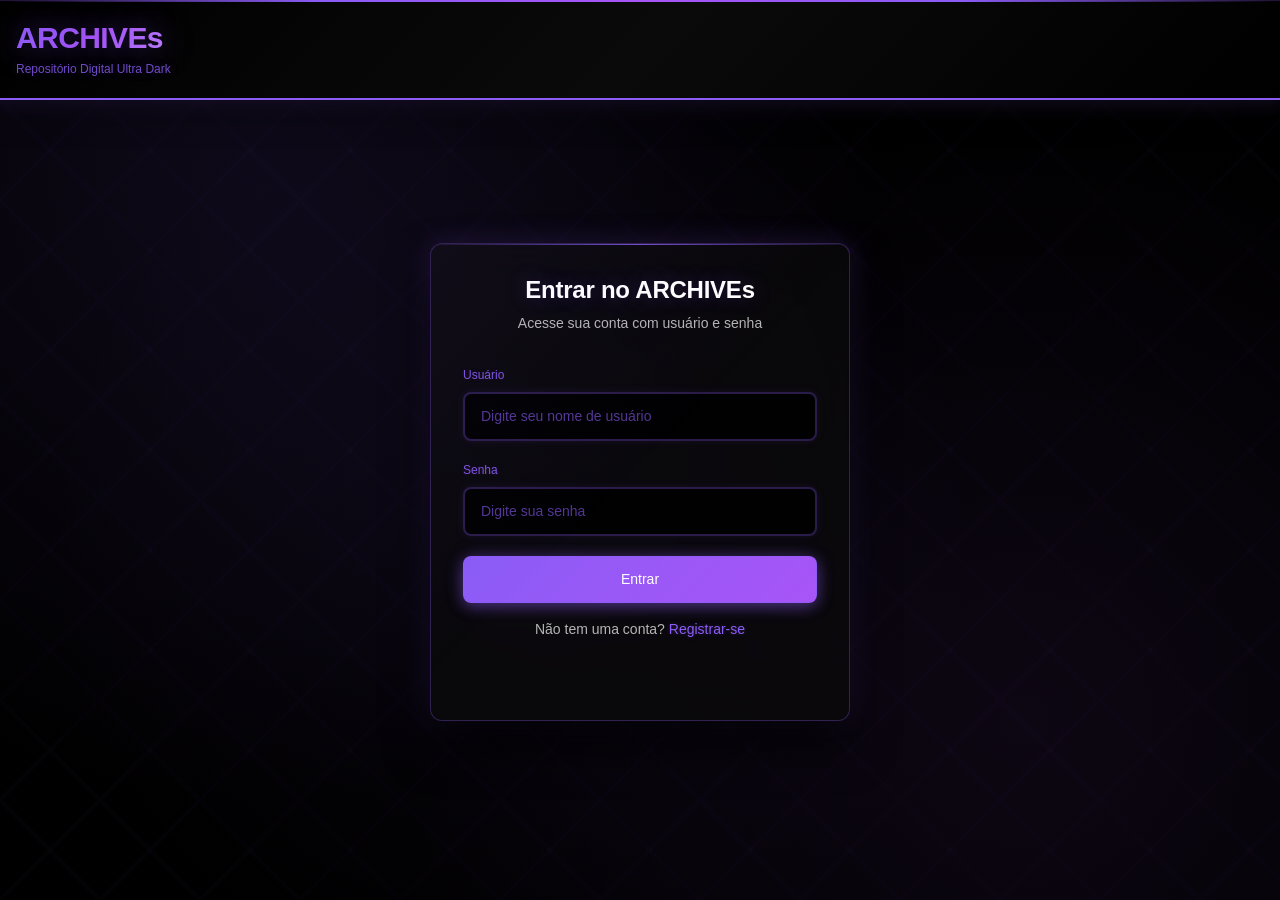
<file: index.html>
<!DOCTYPE html>
<html lang="pt-BR" data-color-scheme="dark">
<head>
    <meta charset="UTF-8">
    <meta name="viewport" content="width=device-width, initial-scale=1.0">
    <title>ARCHIVEs - Repositório Digital Ultra Dark</title>
    <link rel="stylesheet" href="style.css">
</head>
<body>
    <!-- Header -->
    <header class="header">
        <div class="container">
            <div class="header-content">
                <div class="logo">
                    <h1>ARCHIVEs</h1>
                    <span class="logo-subtitle">Repositório Digital Ultra Dark</span>
                </div>
                <nav class="nav" id="mainNav">
                    <button class="btn btn--neon logout-btn" id="logoutBtn" style="display: none;">
                        <span class="btn-icon">🚪</span>
                        Sair
                    </button>
                </nav>
            </div>
        </div>
    </header>

    <!-- Página de Login -->
    <section class="page active" id="loginPage">
        <div class="container">
            <div class="auth-container">
                <div class="auth-card glass-card">
                    <div class="auth-header">
                        <h2>Entrar no ARCHIVEs</h2>
                        <p>Acesse sua conta com usuário e senha</p>
                    </div>
                    
                    <!-- Login tradicional apenas -->
                    <form class="auth-form" id="loginForm">
                        <div class="form-group">
                            <label class="form-label" for="loginUsername">Usuário</label>
                            <input type="text" 
                                   class="form-control neon-input" 
                                   id="loginUsername" 
                                   placeholder="Digite seu nome de usuário"
                                   required
                                   autocomplete="username">
                        </div>
                        <div class="form-group">
                            <label class="form-label" for="loginPassword">Senha</label>
                            <input type="password" 
                                   class="form-control neon-input" 
                                   id="loginPassword" 
                                   placeholder="Digite sua senha"
                                   required
                                   autocomplete="current-password">
                        </div>
                        <button type="submit" class="btn btn--primary btn--glow btn--full-width">
                            <span class="btn-text">Entrar</span>
                            <span class="btn-loading hidden">Entrando...</span>
                        </button>
                        <div class="auth-link">
                            <p>Não tem uma conta? <a href="#" id="showRegisterBtn" class="neon-link">Registrar-se</a></p>
                        </div>
                    </form>
                    <div class="auth-message" id="loginMessage"></div>
                </div>
            </div>
        </div>
    </section>

    <!-- Página de Registro -->
    <section class="page" id="registerPage">
        <div class="container">
            <div class="auth-container">
                <div class="auth-card glass-card">
                    <div class="auth-header">
                        <h2>Registrar no ARCHIVEs</h2>
                        <p>Crie sua conta para acessar o repositório</p>
                    </div>
                    
                    <!-- Controle de IP -->
                    <div class="ip-control-info">
                        <div class="info-box glass-panel">
                            <span class="info-icon">🛡️</span>
                            <div class="info-text">
                                <strong>Limite de 1 conta por IP</strong>
                                <small>Sistema de segurança ativo</small>
                            </div>
                        </div>
                    </div>
                    
                    <form class="auth-form" id="registerForm">
                        <div class="form-group">
                            <label class="form-label" for="registerUsername">Nome de Usuário</label>
                            <input type="text" 
                                   class="form-control neon-input" 
                                   id="registerUsername" 
                                   placeholder="Escolha um nome de usuário"
                                   required
                                   autocomplete="username">
                        </div>
                        <div class="form-group">
                            <label class="form-label" for="registerEmail">Email</label>
                            <input type="email" 
                                   class="form-control neon-input" 
                                   id="registerEmail" 
                                   placeholder="Digite seu email"
                                   required
                                   autocomplete="email">
                        </div>
                        <div class="form-group">
                            <label class="form-label" for="registerPassword">Senha</label>
                            <input type="password" 
                                   class="form-control neon-input" 
                                   id="registerPassword" 
                                   placeholder="Crie uma senha segura"
                                   required
                                   autocomplete="new-password">
                        </div>
                        <button type="submit" class="btn btn--primary btn--glow btn--full-width" id="registerSubmitBtn">
                            <span class="btn-text">Registrar</span>
                            <span class="btn-loading hidden">Registrando...</span>
                        </button>
                        <div class="auth-link">
                            <p>Já tem uma conta? <a href="#" id="showLoginBtn" class="neon-link">Entrar</a></p>
                        </div>
                    </form>
                    <div class="auth-message" id="registerMessage"></div>
                    
                    <!-- SendPulse Status -->
                    <div class="sendpulse-status glass-panel" id="sendpulseStatus">
                        <div class="status-indicator">
                            <span class="status-dot"></span>
                            <span class="status-text">SendPulse: Não configurado</span>
                        </div>
                        <p class="status-description">Configure o SendPulse para receber emails de confirmação reais</p>
                        <div class="status-benefits">
                            <small>✨ 12.000 emails/mês grátis • Alta deliverability • API empresarial</small>
                        </div>
                    </div>
                </div>
            </div>
        </div>
    </section>

    <!-- Dashboard Principal -->
    <section class="page" id="dashboardPage">
        <div class="container">
            <div class="dashboard-header">
                <div class="welcome-section">
                    <h2>Bem-vindo ao ARCHIVEs</h2>
                    <p id="welcomeText">Olá, <span id="currentUser"></span>!</p>
                    <div class="user-info glass-panel" id="userInfo">
                        <div class="user-avatar" id="userAvatar"></div>
                        <div class="user-details">
                            <span class="user-name" id="userName"></span>
                            <span class="user-source" id="userSource"></span>
                        </div>
                    </div>
                </div>
                <div class="admin-section" id="adminSection" style="display: none;">
                    <button class="btn btn--neon" id="showUploadBtn">
                        <span class="btn-icon">📁</span>
                        Adicionar Arquivo
                    </button>
                    <button class="btn btn--neon" id="showSendPulseConfigBtn">
                        <span class="btn-icon">📧</span>
                        Config SendPulse
                    </button>
                    <button class="btn btn--neon" id="showSecurityBtn">
                        <span class="btn-icon">🛡️</span>
                        Segurança IP
                    </button>
                </div>
            </div>

            <!-- Seção de Segurança IP (Admin) -->
            <div class="config-section hidden" id="securitySection">
                <div class="card glass-card">
                    <div class="card__body">
                        <h3>🛡️ Segurança e Controle de IP</h3>
                        <p class="config-description">Sistema de controle de IP para limite de 1 conta por endereço IP.</p>
                        
                        <div class="security-stats">
                            <div class="stat-card glass-panel">
                                <div class="stat-number" id="totalIPs">0</div>
                                <div class="stat-label">IPs Registrados</div>
                            </div>
                            <div class="stat-card glass-panel">
                                <div class="stat-number" id="currentIP">-</div>
                                <div class="stat-label">Seu IP Atual</div>
                            </div>
                            <div class="stat-card glass-panel">
                                <div class="stat-number" id="totalUsers">0</div>
                                <div class="stat-label">Total de Usuários</div>
                            </div>
                        </div>
                        
                        <div class="ip-list">
                            <h4>Lista de IPs Registrados:</h4>
                            <div class="ip-items" id="ipItems"></div>
                        </div>
                        
                        <div class="config-actions">
                            <button class="btn btn--neon" id="refreshSecurityBtn">
                                🔄 Atualizar Estatísticas
                            </button>
                            <button class="btn btn--secondary" id="closeSecurityBtn">
                                Fechar
                            </button>
                        </div>
                    </div>
                </div>
            </div>

            <!-- Seção de Configuração SendPulse (Admin) -->
            <div class="config-section hidden" id="sendpulseConfigSection">
                <div class="card glass-card">
                    <div class="card__body">
                        <h3>📧 Configuração do SendPulse</h3>
                        <p class="config-description">Configure o SendPulse para enviar emails reais de boas-vindas aos novos usuários com 12.000 emails/mês gratuitos.</p>
                        
                        <div class="sendpulse-benefits glass-panel">
                            <h4>🚀 Vantagens do SendPulse:</h4>
                            <ul class="benefits-list">
                                <li><strong>12.000 emails/mês grátis</strong> vs 200 do EmailJS</li>
                                <li><strong>API mais robusta e confiável</strong> para uso empresarial</li>
                                <li><strong>Melhor deliverability</strong> e taxa de entrega</li>
                                <li><strong>Templates profissionais</strong> e personalizáveis</li>
                                <li><strong>Suporte SMTP transacional</strong> dedicado</li>
                            </ul>
                        </div>
                        
                        <div class="config-actions">
                            <button class="btn btn--neon" id="testSendPulseBtn">
                                📧 Testar SendPulse
                            </button>
                            <button class="btn btn--secondary" id="closeSendPulseConfigBtn">
                                Fechar
                            </button>
                        </div>
                    </div>
                </div>
            </div>

            <!-- Seção de Upload (Admin) -->
            <div class="config-section hidden" id="uploadSection">
                <div class="card glass-card">
                    <div class="card__body">
                        <h3>Adicionar Novo Arquivo</h3>
                        <form id="uploadForm">
                            <div class="form-group">
                                <label class="form-label" for="fileName">Nome do Arquivo</label>
                                <input type="text" 
                                       class="form-control neon-input" 
                                       id="fileName" 
                                       placeholder="Ex: Projeto Frontend.zip"
                                       required>
                            </div>
                            <div class="form-group">
                                <label class="form-label" for="fileType">Tipo</label>
                                <select class="form-control neon-input" id="fileType" required>
                                    <option value="">Selecione o tipo</option>
                                    <option value="frontend">Frontend</option>
                                    <option value="backend">Backend</option>
                                    <option value="fullstack">Full Stack</option>
                                    <option value="css">CSS/Styling</option>
                                    <option value="javascript">JavaScript</option>
                                    <option value="outros">Outros</option>
                                </select>
                            </div>
                            <div class="form-group">
                                <label class="form-label" for="fileSize">Tamanho</label>
                                <input type="text" 
                                       class="form-control neon-input" 
                                       id="fileSize" 
                                       placeholder="Ex: 2.5 MB"
                                       required>
                            </div>
                            <div class="form-actions">
                                <button type="button" class="btn btn--secondary" id="cancelUploadBtn">Cancelar</button>
                                <button type="submit" class="btn btn--primary btn--glow">Adicionar Arquivo</button>
                            </div>
                        </form>
                    </div>
                </div>
            </div>

            <!-- Lista de Arquivos -->
            <div class="files-section">
                <div class="section-header">
                    <h3>Arquivos Disponíveis</h3>
                    <div class="filters">
                        <select class="form-control neon-input form-control--sm" id="typeFilter">
                            <option value="">Todos os tipos</option>
                            <option value="frontend">Frontend</option>
                            <option value="backend">Backend</option>
                            <option value="fullstack">Full Stack</option>
                            <option value="css">CSS/Styling</option>
                            <option value="javascript">JavaScript</option>
                            <option value="outros">Outros</option>
                        </select>
                    </div>
                </div>
                <div class="files-grid" id="filesGrid">
                    <!-- Arquivos serão carregados dinamicamente -->
                </div>
                <div class="empty-state hidden" id="emptyState">
                    <div class="empty-icon">📁</div>
                    <h4>Nenhum arquivo encontrado</h4>
                    <p>Não há arquivos disponíveis no momento.</p>
                </div>
            </div>
        </div>
    </section>

    <!-- Modal de Confirmação de Email -->
    <div class="modal hidden" id="emailModal">
        <div class="modal-content glass-card">
            <div class="modal-header">
                <h3>🎉 Registro Realizado!</h3>
            </div>
            <div class="modal-body">
                <div class="success-icon">✅</div>
                <p class="text-white"><strong>Parabéns!</strong> Sua conta foi criada com sucesso.</p>
                <p class="text-white" id="emailStatusText">Email de confirmação enviado via SendPulse para:</p>
                <p><strong id="registeredEmail" style="color: #8b5cf6;"></strong></p>
                
                <div class="email-preview glass-panel">
                    <h4>📧 Email de Boas-vindas via SendPulse:</h4>
                    <div class="email-content">
                        <p><strong>De:</strong> ARCHIVEs &lt;noreply@archives.com&gt;</p>
                        <p><strong>Para:</strong> <span id="emailRecipient"></span></p>
                        <p><strong>Assunto:</strong> Bem-vindo ao ARCHIVEs Ultra Dark! 🚀</p>
                        <div class="email-body">
                            <h3 style="color: #8b5cf6;">Olá <span id="emailUsername"></span>!</h3>
                            <p>Bem-vindo ao ARCHIVEs Ultra Dark! Sua conta foi criada com sucesso e está pronta para uso.</p>
                            <p>Faça login para acessar nosso repositório de arquivos premium.</p>
                        </div>
                    </div>
                </div>
                
                <div class="email-delivery-status glass-panel" id="emailDeliveryStatus">
                    <div class="status-icon">📧</div>
                    <p id="deliveryStatusText">Status: Processando via SendPulse...</p>
                </div>
            </div>
            <div class="modal-footer">
                <button class="btn btn--primary btn--glow" id="closeEmailModal">Continuar para Login</button>
            </div>
        </div>
    </div>

    <!-- Loading Overlay -->
    <div class="loading-overlay hidden" id="loadingOverlay">
        <div class="loading-spinner neon-spinner"></div>
        <p class="loading-text">Carregando...</p>
    </div>

    <script src="app.js"></script>
</body>
</html>
</file>
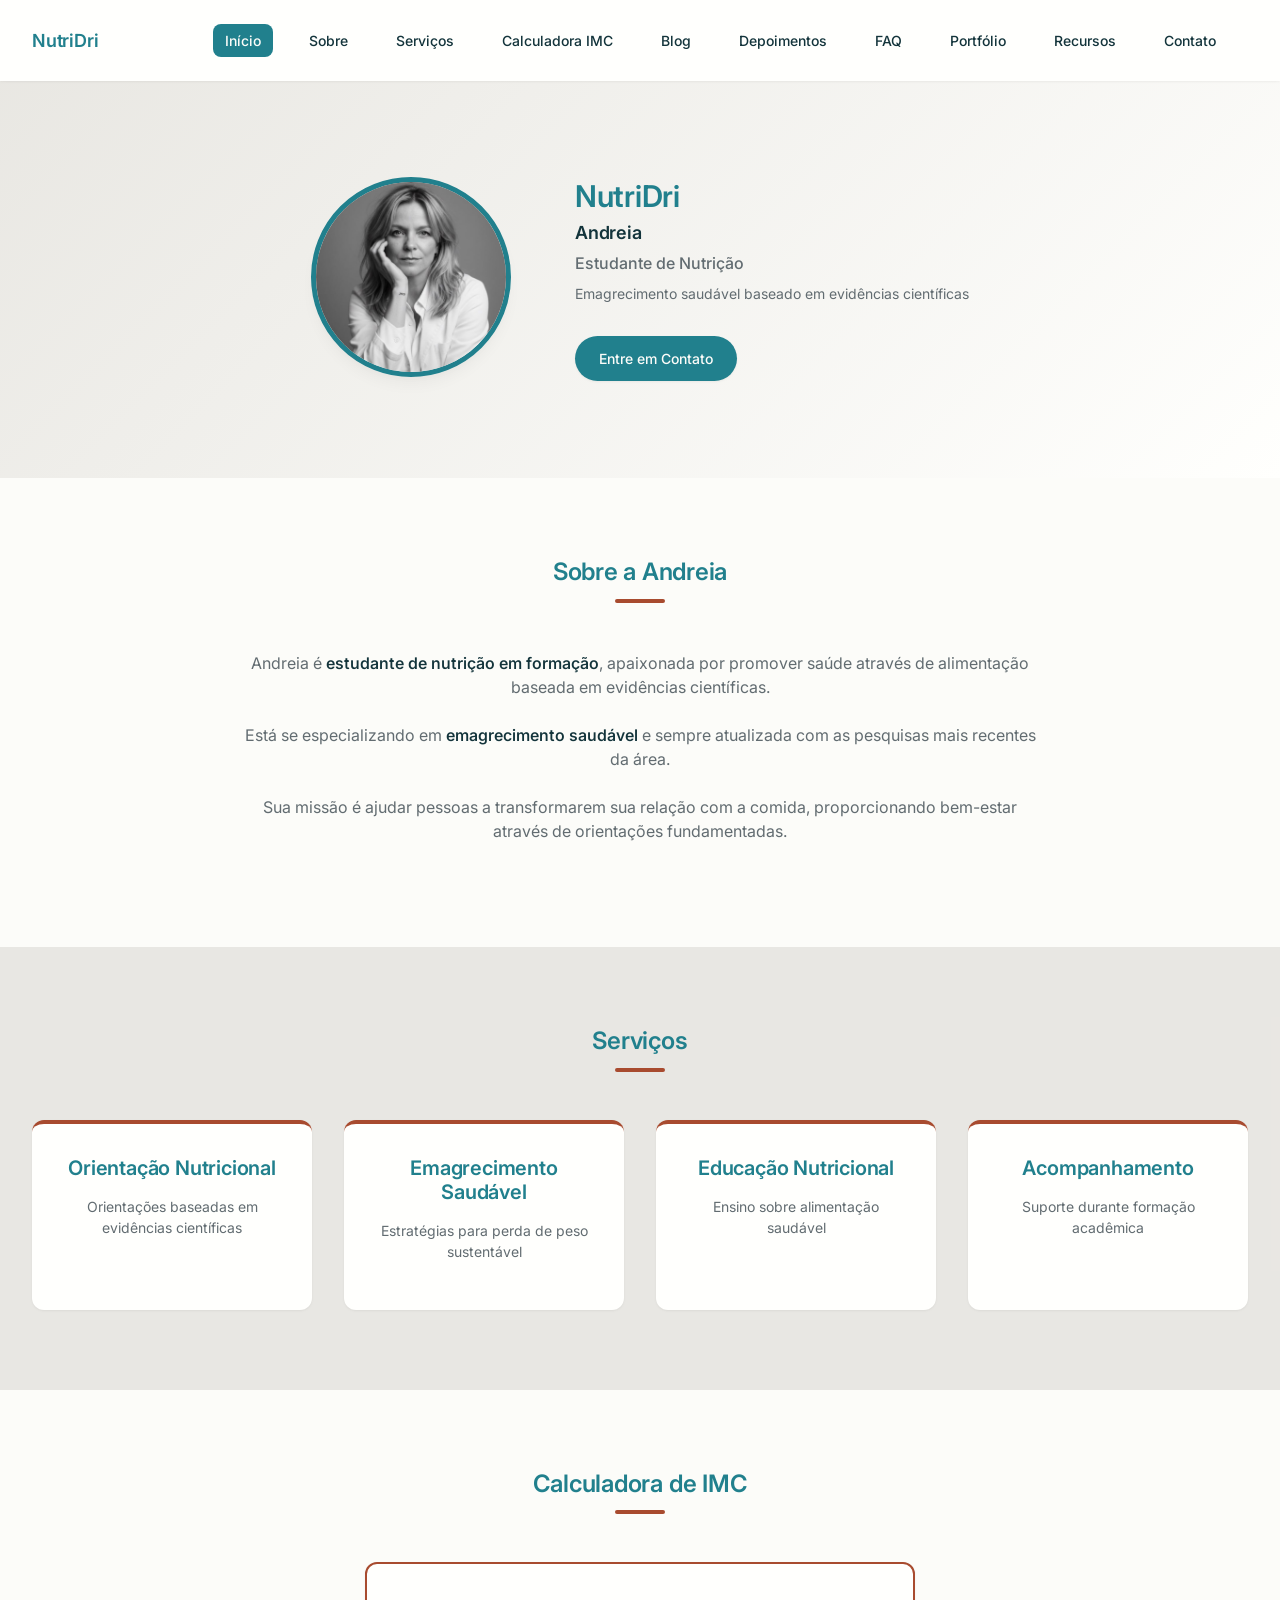
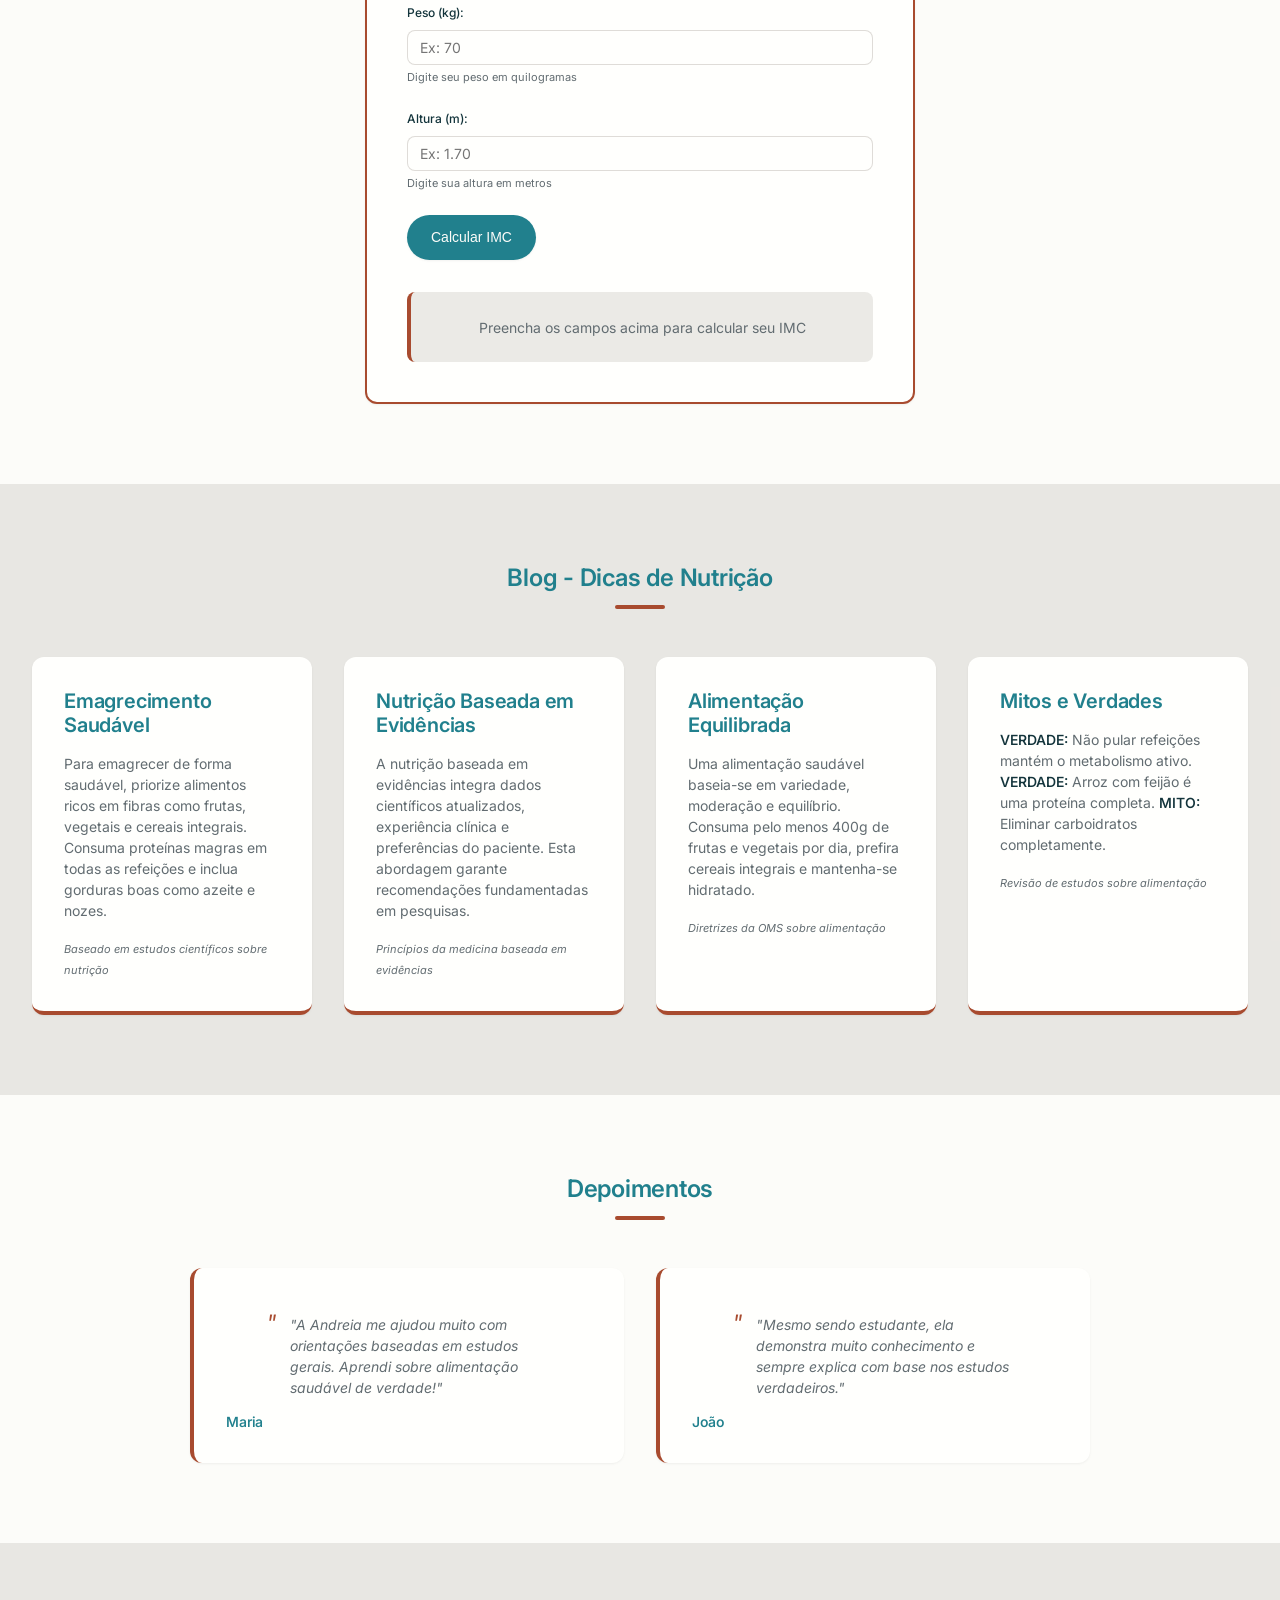
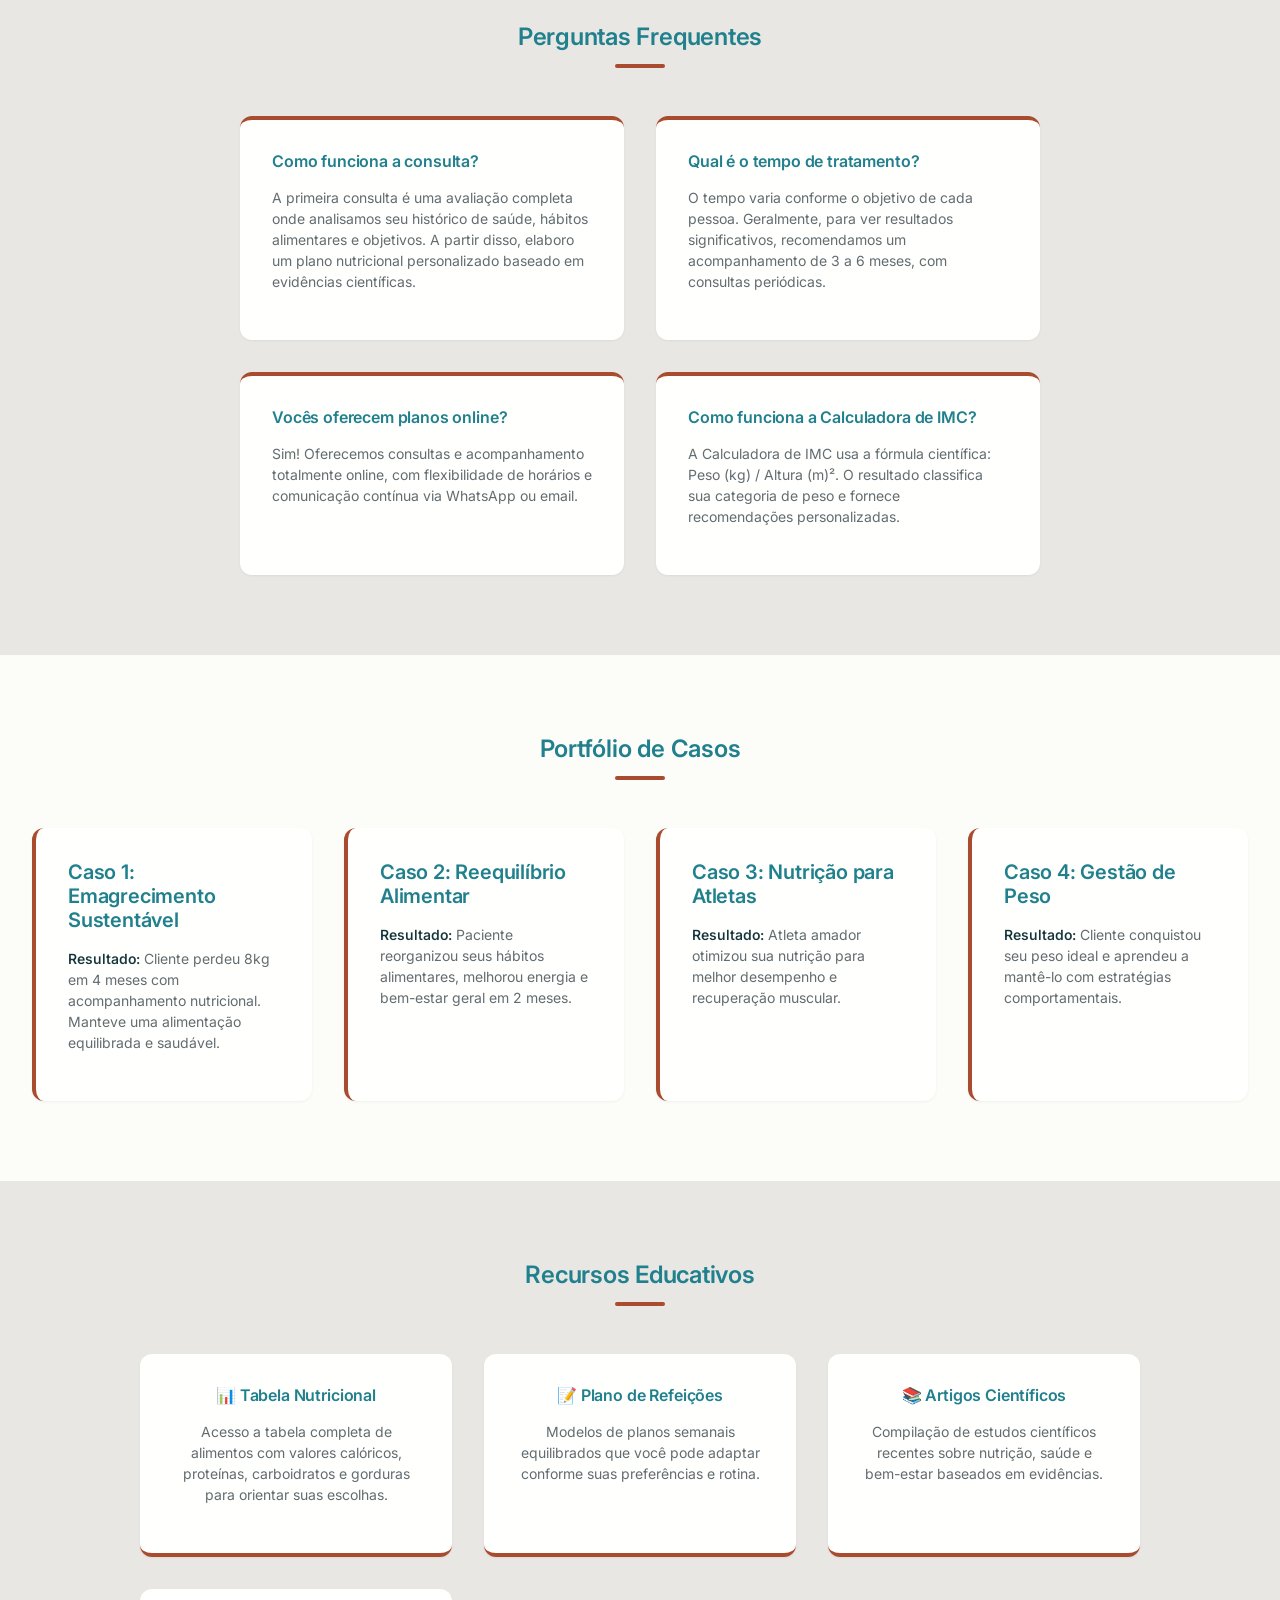
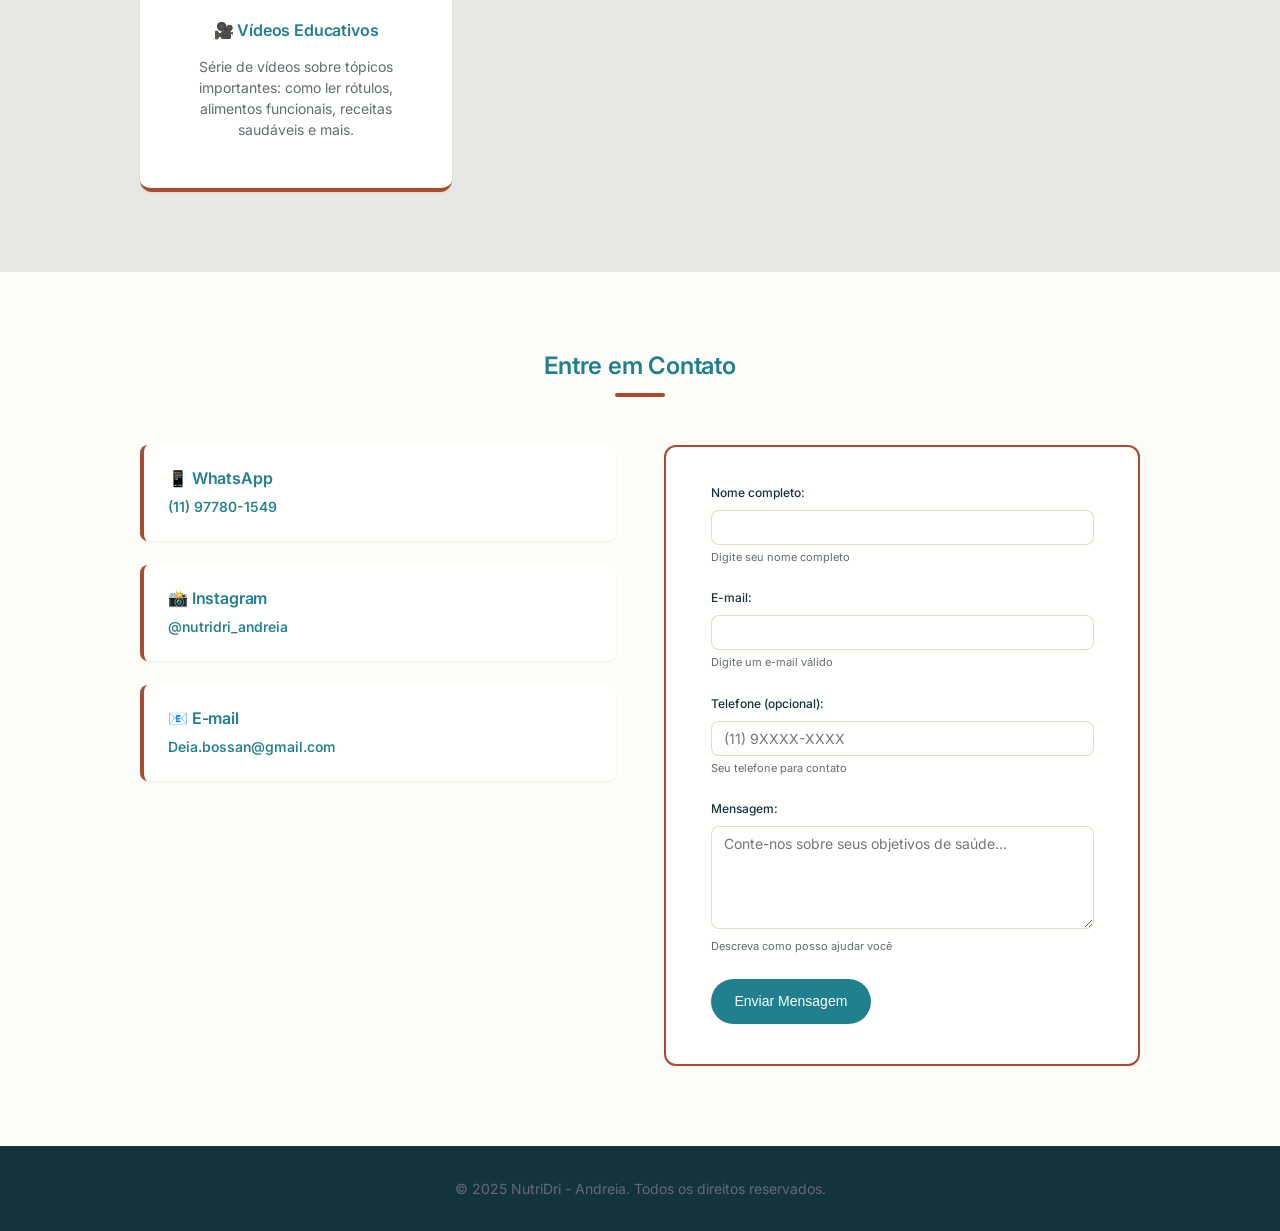
<file: site/index.html>
<!DOCTYPE html>
<html lang="pt-BR">
<head>
    <meta charset="UTF-8">
    <meta name="viewport" content="width=device-width, initial-scale=1.0">
    <meta name="description" content="Andreia, estudante de nutrição especializada em emagrecimento saudável baseado em evidências científicas">
    <title>NutriDri - Andreia Nutricionista</title>
    <link href="https://fonts.googleapis.com/css2?family=Inter:wght@400;500;600;700&display=swap" rel="stylesheet">
    <link rel="stylesheet" href="style.css">
</head>
<body>
    <a href="#main-content" class="skip-link">Pular para conteúdo principal</a>

    <nav class="navbar" role="navigation" aria-label="Menu principal">
        <div class="nav-container">
            <h2 class="logo">NutriDri</h2>
            <ul class="nav-menu" role="menubar">
                <li role="none"><a href="#inicio" class="nav-link active" role="menuitem" aria-current="page">Início</a></li>
                <li role="none"><a href="#sobre" class="nav-link" role="menuitem">Sobre</a></li>
                <li role="none"><a href="#servicos" class="nav-link" role="menuitem">Serviços</a></li>
                <li role="none"><a href="#calculadora" class="nav-link" role="menuitem">Calculadora IMC</a></li>
                <li role="none"><a href="#blog" class="nav-link" role="menuitem">Blog</a></li>
                <li role="none"><a href="#depoimentos" class="nav-link" role="menuitem">Depoimentos</a></li>
                <li role="none"><a href="#faq" class="nav-link" role="menuitem">FAQ</a></li>
                <li role="none"><a href="#portfolio" class="nav-link" role="menuitem">Portfólio</a></li>
                <li role="none"><a href="#recursos" class="nav-link" role="menuitem">Recursos</a></li>
                <li role="none"><a href="#contato" class="nav-link" role="menuitem">Contato</a></li>
            </ul>
        </div>
    </nav>

    <main class="main-container" id="main-content">
        <!-- 1. INÍCIO -->
        <section id="inicio" class="section hero-section" aria-label="Página inicial">
            <div class="container">
                <div class="hero">
                    <div class="photo-container">
                        <img src="img/img-foto-inicio.jpg" alt="Foto da Andreia" width="200" height="200">
                    </div>
                    <div class="text-content">
                        <h1>NutriDri</h1>
                        <h2>Andreia</h2>
                        <p class="tagline">Estudante de Nutrição</p>
                        <p class="description">Emagrecimento saudável baseado em evidências científicas</p>
                        <a href="#contato" class="btn" role="button">Entre em Contato</a>
                    </div>
                </div>
            </div>
        </section>

        <!-- 2. SOBRE -->
        <section id="sobre" class="section" aria-label="Sobre Andreia">
            <div class="container">
                <h2 class="section-title">Sobre a Andreia</h2>
                <div class="about-content">
                    <p>Andreia é <strong>estudante de nutrição em formação</strong>, apaixonada por promover saúde através de alimentação baseada em evidências científicas.</p>
                    <p>Está se especializando em <strong>emagrecimento saudável</strong> e sempre atualizada com as pesquisas mais recentes da área.</p>
                    <p>Sua missão é ajudar pessoas a transformarem sua relação com a comida, proporcionando bem-estar através de orientações fundamentadas.</p>
                </div>
            </div>
        </section>

        <!-- 3. SERVIÇOS -->
        <section id="servicos" class="section section-alt" aria-label="Serviços oferecidos">
            <div class="container">
                <h2 class="section-title">Serviços</h2>
                <div class="services-grid" role="list">
                    <article class="service-card" role="listitem">
                        <h3>Orientação Nutricional</h3>
                        <p>Orientações baseadas em evidências científicas</p>
                    </article>
                    <article class="service-card" role="listitem">
                        <h3>Emagrecimento Saudável</h3>
                        <p>Estratégias para perda de peso sustentável</p>
                    </article>
                    <article class="service-card" role="listitem">
                        <h3>Educação Nutricional</h3>
                        <p>Ensino sobre alimentação saudável</p>
                    </article>
                    <article class="service-card" role="listitem">
                        <h3>Acompanhamento</h3>
                        <p>Suporte durante formação acadêmica</p>
                    </article>
                </div>
            </div>
        </section>

        <!-- 4. CALCULADORA IMC -->
        <section id="calculadora" class="section" aria-label="Calculadora de IMC">
            <div class="container">
                <h2 class="section-title">Calculadora de IMC</h2>
                <div class="calculator">
                    <form class="calculator-form" onsubmit="calcularIMC(event)">
                        <div class="form-group">
                            <label for="peso">Peso (kg):</label>
                            <input type="number" id="peso" name="peso" placeholder="Ex: 70" min="1" max="500" step="0.1" required aria-describedby="peso-help">
                            <small id="peso-help" class="help-text">Digite seu peso em quilogramas</small>
                        </div>
                        <div class="form-group">
                            <label for="altura">Altura (m):</label>
                            <input type="number" id="altura" name="altura" placeholder="Ex: 1.70" min="0.5" max="2.5" step="0.01" required aria-describedby="altura-help">
                            <small id="altura-help" class="help-text">Digite sua altura em metros</small>
                        </div>
                        <button type="submit" class="btn">Calcular IMC</button>
                    </form>
                    <div id="resultado" class="result-container" role="region" aria-label="Resultado do IMC">
                        <p>Preencha os campos acima para calcular seu IMC</p>
                    </div>
                </div>
            </div>
        </section>

        <!-- 5. BLOG -->
        <section id="blog" class="section section-alt" aria-label="Blog com dicas de nutrição">
            <div class="container">
                <h2 class="section-title">Blog - Dicas de Nutrição</h2>
                <div class="blog-posts" role="list">
                    <article class="post" role="listitem">
                        <h3>Emagrecimento Saudável</h3>
                        <p>Para emagrecer de forma saudável, priorize alimentos ricos em fibras como frutas, vegetais e cereais integrais. Consuma proteínas magras em todas as refeições e inclua gorduras boas como azeite e nozes.</p>
                        <footer><small>Baseado em estudos científicos sobre nutrição</small></footer>
                    </article>
                    
                    <article class="post" role="listitem">
                        <h3>Nutrição Baseada em Evidências</h3>
                        <p>A nutrição baseada em evidências integra dados científicos atualizados, experiência clínica e preferências do paciente. Esta abordagem garante recomendações fundamentadas em pesquisas.</p>
                        <footer><small>Princípios da medicina baseada em evidências</small></footer>
                    </article>
                    
                    <article class="post" role="listitem">
                        <h3>Alimentação Equilibrada</h3>
                        <p>Uma alimentação saudável baseia-se em variedade, moderação e equilíbrio. Consuma pelo menos 400g de frutas e vegetais por dia, prefira cereais integrais e mantenha-se hidratado.</p>
                        <footer><small>Diretrizes da OMS sobre alimentação</small></footer>
                    </article>
                    
                    <article class="post" role="listitem">
                        <h3>Mitos e Verdades</h3>
                        <p><strong>VERDADE:</strong> Não pular refeições mantém o metabolismo ativo. <strong>VERDADE:</strong> Arroz com feijão é uma proteína completa. <strong>MITO:</strong> Eliminar carboidratos completamente.</p>
                        <footer><small>Revisão de estudos sobre alimentação</small></footer>
                    </article>
                </div>
            </div>
        </section>

        <!-- 6. DEPOIMENTOS -->
        <section id="depoimentos" class="section" aria-label="Depoimentos de clientes">
            <div class="container">
                <h2 class="section-title">Depoimentos</h2>
                <div class="testimonials" role="list">
                    <article class="testimonial" role="listitem">
                        <blockquote>
                            <p>"A Andreia me ajudou muito com orientações baseadas em estudos gerais. Aprendi sobre alimentação saudável de verdade!"</p>
                        </blockquote>
                        <footer class="testimonial-author">
                            <h4>Maria</h4>
                        </footer>
                    </article>
                    
                    <article class="testimonial" role="listitem">
                        <blockquote>
                            <p>"Mesmo sendo estudante, ela demonstra muito conhecimento e sempre explica com base nos estudos verdadeiros."</p>
                        </blockquote>
                        <footer class="testimonial-author">
                            <h4>João</h4>
                        </footer>
                    </article>
                </div>
            </div>
        </section>

        <!-- 7. FAQ -->
        <section id="faq" class="section section-alt" aria-label="Perguntas frequentes">
            <div class="container">
                <h2 class="section-title">Perguntas Frequentes</h2>
                <div class="faq-content">
                    <div class="faq-item">
                        <h3>Como funciona a consulta?</h3>
                        <p>A primeira consulta é uma avaliação completa onde analisamos seu histórico de saúde, hábitos alimentares e objetivos. A partir disso, elaboro um plano nutricional personalizado baseado em evidências científicas.</p>
                    </div>
                    <div class="faq-item">
                        <h3>Qual é o tempo de tratamento?</h3>
                        <p>O tempo varia conforme o objetivo de cada pessoa. Geralmente, para ver resultados significativos, recomendamos um acompanhamento de 3 a 6 meses, com consultas periódicas.</p>
                    </div>
                    <div class="faq-item">
                        <h3>Vocês oferecem planos online?</h3>
                        <p>Sim! Oferecemos consultas e acompanhamento totalmente online, com flexibilidade de horários e comunicação contínua via WhatsApp ou email.</p>
                    </div>
                    <div class="faq-item">
                        <h3>Como funciona a Calculadora de IMC?</h3>
                        <p>A Calculadora de IMC usa a fórmula científica: Peso (kg) / Altura (m)². O resultado classifica sua categoria de peso e fornece recomendações personalizadas.</p>
                    </div>
                </div>
            </div>
        </section>

        <!-- 8. PORTFÓLIO -->
        <section id="portfolio" class="section" aria-label="Portfólio de casos">
            <div class="container">
                <h2 class="section-title">Portfólio de Casos</h2>
                <div class="portfolio-grid" role="list">
                    <article class="portfolio-item" role="listitem">
                        <h3>Caso 1: Emagrecimento Sustentável</h3>
                        <p><strong>Resultado:</strong> Cliente perdeu 8kg em 4 meses com acompanhamento nutricional. Manteve uma alimentação equilibrada e saudável.</p>
                    </article>
                    <article class="portfolio-item" role="listitem">
                        <h3>Caso 2: Reequilíbrio Alimentar</h3>
                        <p><strong>Resultado:</strong> Paciente reorganizou seus hábitos alimentares, melhorou energia e bem-estar geral em 2 meses.</p>
                    </article>
                    <article class="portfolio-item" role="listitem">
                        <h3>Caso 3: Nutrição para Atletas</h3>
                        <p><strong>Resultado:</strong> Atleta amador otimizou sua nutrição para melhor desempenho e recuperação muscular.</p>
                    </article>
                    <article class="portfolio-item" role="listitem">
                        <h3>Caso 4: Gestão de Peso</h3>
                        <p><strong>Resultado:</strong> Cliente conquistou seu peso ideal e aprendeu a mantê-lo com estratégias comportamentais.</p>
                    </article>
                </div>
            </div>
        </section>

        <!-- 9. RECURSOS -->
        <section id="recursos" class="section section-alt" aria-label="Recursos educativos">
            <div class="container">
                <h2 class="section-title">Recursos Educativos</h2>
                <div class="recursos-content">
                    <div class="recurso-item">
                        <h3>📊 Tabela Nutricional</h3>
                        <p>Acesso a tabela completa de alimentos com valores calóricos, proteínas, carboidratos e gorduras para orientar suas escolhas.</p>
                    </div>
                    <div class="recurso-item">
                        <h3>📝 Plano de Refeições</h3>
                        <p>Modelos de planos semanais equilibrados que você pode adaptar conforme suas preferências e rotina.</p>
                    </div>
                    <div class="recurso-item">
                        <h3>📚 Artigos Científicos</h3>
                        <p>Compilação de estudos científicos recentes sobre nutrição, saúde e bem-estar baseados em evidências.</p>
                    </div>
                    <div class="recurso-item">
                        <h3>🎥 Vídeos Educativos</h3>
                        <p>Série de vídeos sobre tópicos importantes: como ler rótulos, alimentos funcionais, receitas saudáveis e mais.</p>
                    </div>
                </div>
            </div>
        </section>

        <!-- 10. CONTATO -->
        <section id="contato" class="section" aria-label="Informações de contato">
            <div class="container">
                <h2 class="section-title">Entre em Contato</h2>
                <div class="contact-content">
                    <div class="contact-info" role="list">
                        <div class="contact-details" role="listitem">
                            <div class="contact-item">
                                <h4>📱 WhatsApp</h4>
                                <p><a href="https://wa.me/5511977801549" target="_blank" rel="noopener noreferrer">(11) 97780-1549</a></p>
                            </div>
                        </div>
                        <div class="contact-details" role="listitem">
                            <div class="contact-item">
                                <h4>📸 Instagram</h4>
                                <p><a href="https://www.instagram.com/p/DQc2DnmDd2x/?igsh=MWJtMW10OHV6dXdrOA%3D%3D" target="_blank" rel="noopener noreferrer">@nutridri_andreia</a></p>
                            </div>
                        </div>
                        <div class="contact-details" role="listitem">
                            <div class="contact-item">
                                <h4>📧 E-mail</h4>
                                <p><a href="mailto:contato@nutridri.com.br">Deia.bossan@gmail.com</a></p>
                            </div>
                        </div>
                    </div>
                    
                    <form class="contact-form" onsubmit="enviarFormulario(event)">
                        <div class="form-success" id="form-success">
                            ✅ Mensagem enviada com sucesso! Entraremos em contato em breve.
                        </div>
                        <fieldset>
                            <legend class="sr-only">Formulário de contato</legend>
                            <div class="form-group">
                                <label for="nome">Nome completo:</label>
                                <input type="text" id="nome" name="nome" required aria-describedby="nome-help">
                                <small id="nome-help" class="help-text">Digite seu nome completo</small>
                            </div>
                            <div class="form-group">
                                <label for="email">E-mail:</label>
                                <input type="email" id="email" name="email" required aria-describedby="email-help">
                                <small id="email-help" class="help-text">Digite um e-mail válido</small>
                            </div>
                            <div class="form-group">
                                <label for="telefone">Telefone (opcional):</label>
                                <input type="tel" id="telefone" name="telefone" placeholder="(11) 9XXXX-XXXX" aria-describedby="telefone-help">
                                <small id="telefone-help" class="help-text">Seu telefone para contato</small>
                            </div>
                            <div class="form-group">
                                <label for="mensagem">Mensagem:</label>
                                <textarea id="mensagem" name="mensagem" rows="5" required aria-describedby="mensagem-help" placeholder="Conte-nos sobre seus objetivos de saúde..."></textarea>
                                <small id="mensagem-help" class="help-text">Descreva como posso ajudar você</small>
                            </div>
                            <button type="submit" class="btn">Enviar Mensagem</button>
                        </fieldset>
                    </form>
                </div>
            </div>
        </section>
    </main>

    <footer class="site-footer">
        <div class="container">
            <p>&copy; 2025 NutriDri - Andreia. Todos os direitos reservados.</p>
        </div>
    </footer>

    <script>
    // ====================================
    // CALCULADORA IMC - JavaScript
    // ====================================
    
    function calcularIMC(event) {
        event.preventDefault();
        
        const peso = parseFloat(document.getElementById('peso').value);
        const altura = parseFloat(document.getElementById('altura').value);
        const resultado = document.getElementById('resultado');
        
        if (!peso || !altura || peso <= 0 || altura <= 0) {
            resultado.innerHTML = '<p style="color: #c62828; font-weight: bold;">⚠️ Preencha todos os campos corretamente!</p>';
            return;
        }
        
        const imc = (peso / (altura * altura)).toFixed(2);
        let categoria = '';
        let cor = '';
        let recomendacao = '';
        
        if (imc < 18.5) {
            categoria = 'Abaixo do peso';
            cor = '#1976d2';
            recomendacao = 'Considere uma avaliação com nutricionista para ganho saudável.';
        }
        else if (imc < 25) {
            categoria = 'Peso normal';
            cor = '#388e3c';
            recomendacao = 'Parabéns! Mantenha seus hábitos saudáveis!';
        }
        else if (imc < 30) {
            categoria = 'Sobrepeso';
            cor = '#f57c00';
            recomendacao = 'Considere atividade física regular e alimentação equilibrada.';
        }
        else if (imc < 35) {
            categoria = 'Obesidade Grau I';
            cor = '#d32f2f';
            recomendacao = 'Recomendamos acompanhamento profissional.';
        }
        else if (imc < 40) {
            categoria = 'Obesidade Grau II';
            cor = '#b71c1c';
            recomendacao = 'Procure um profissional de saúde urgentemente.';
        }
        else {
            categoria = 'Obesidade Grau III';
            cor = '#7f0000';
            recomendacao = 'Procure orientação profissional imediatamente.';
        }
        
        resultado.innerHTML = '<div style="text-align: center;"><h3 style="color: ' + cor + '; margin-bottom: 0.5rem;">IMC: <strong>' + imc + '</strong></h3><p style="font-size: 1.05rem; font-weight: 600; color: ' + cor + ';">' + categoria + '</p><p style="margin-top: 1rem; font-size: 0.9rem; color: var(--text-light);">' + recomendacao + '</p></div>';
    }
    
    // ====================================
    // FORMULÁRIO DE CONTATO - SEM BACKEND
    // ====================================
    
    function enviarFormulario(event) {
        event.preventDefault();
        
        const nome = document.getElementById('nome').value.trim();
        const email = document.getElementById('email').value.trim();
        const telefone = document.getElementById('telefone').value.trim();
        const mensagem = document.getElementById('mensagem').value.trim();
        
        // Validação básica
        if (!nome || !email || !mensagem) {
            alert('⚠️ Por favor, preencha todos os campos obrigatórios!');
            return;
        }
        
        // Formatar dados para WhatsApp
        const dataAtual = new Date().toLocaleDateString('pt-BR');
        const horaAtual = new Date().toLocaleTimeString('pt-BR');
        
        const textoWhatsapp = `*Novo Contato NutriDri*%0A%0A*Nome:* ${encodeURIComponent(nome)}%0A*E-mail:* ${encodeURIComponent(email)}%0A*Telefone:* ${encodeURIComponent(telefone || 'Não informado')}%0A*Data:* ${dataAtual}%0A*Hora:* ${horaAtual}%0A%0A*Mensagem:*%0A${encodeURIComponent(mensagem)}`;
        
        // Abrir WhatsApp com a mensagem
        const linkWhatsapp = `https://wa.me/5511977801549?text=${textoWhatsapp}`;
        window.open(linkWhatsapp, '_blank');
        
        // Mostrar mensagem de sucesso
        const successDiv = document.getElementById('form-success');
        successDiv.classList.add('show');
        
        // Limpar formulário
        document.querySelector('.contact-form').reset();
        
        // Ocultar mensagem após 5 segundos
        setTimeout(() => {
            successDiv.classList.remove('show');
        }, 5000);
    }
    
    // ====================================
    // SMOOTH SCROLL
    // ====================================
    
    document.querySelectorAll('a[href^="#"]').forEach(link => {
        link.addEventListener('click', function(e) {
            const href = this.getAttribute('href');
            if (href !== '#') {
                e.preventDefault();
                const target = document.querySelector(href);
                if (target) target.scrollIntoView({ behavior: 'smooth' });
            }
        });
    });
    </script>
</body>
</html>
</file>
<file: style.css>
:root {
  /* Primitive Color Tokens */
  --color-white: rgba(255, 255, 255, 1);
  --color-black: rgba(0, 0, 0, 1);
  --color-cream-50: rgba(252, 252, 249, 1);
  --color-cream-100: rgba(255, 255, 253, 1);
  --color-gray-200: rgba(245, 245, 245, 1);
  --color-gray-300: rgba(167, 169, 169, 1);
  --color-gray-400: rgba(119, 124, 124, 1);
  --color-slate-500: rgba(98, 108, 113, 1);
  --color-brown-600: rgba(94, 82, 64, 1);
  --color-charcoal-700: rgba(31, 33, 33, 1);
  --color-charcoal-800: rgba(38, 40, 40, 1);
  --color-slate-900: rgba(19, 52, 59, 1);
  --color-teal-300: rgba(50, 184, 198, 1);
  --color-teal-400: rgba(45, 166, 178, 1);
  --color-teal-500: rgba(33, 128, 141, 1);
  --color-teal-600: rgba(29, 116, 128, 1);
  --color-teal-700: rgba(26, 104, 115, 1);
  --color-teal-800: rgba(41, 150, 161, 1);
  --color-red-400: rgba(255, 84, 89, 1);
  --color-red-500: rgba(192, 21, 47, 1);
  --color-orange-400: rgba(230, 129, 97, 1);
  --color-orange-500: rgba(168, 75, 47, 1);

  /* RGB versions for opacity control */
  --color-brown-600-rgb: 94, 82, 64;
  --color-teal-500-rgb: 33, 128, 141;
  --color-slate-900-rgb: 19, 52, 59;
  --color-slate-500-rgb: 98, 108, 113;
  --color-red-500-rgb: 192, 21, 47;
  --color-red-400-rgb: 255, 84, 89;
  --color-orange-500-rgb: 168, 75, 47;
  --color-orange-400-rgb: 230, 129, 97;

  /* Background color tokens (Light Mode) */
  --color-bg-1: rgba(59, 130, 246, 0.08); /* Light blue */
  --color-bg-2: rgba(245, 158, 11, 0.08); /* Light yellow */
  --color-bg-3: rgba(34, 197, 94, 0.08); /* Light green */
  --color-bg-4: rgba(239, 68, 68, 0.08); /* Light red */
  --color-bg-5: rgba(147, 51, 234, 0.08); /* Light purple */
  --color-bg-6: rgba(249, 115, 22, 0.08); /* Light orange */
  --color-bg-7: rgba(236, 72, 153, 0.08); /* Light pink */
  --color-bg-8: rgba(6, 182, 212, 0.08); /* Light cyan */

  /* Semantic Color Tokens (Light Mode) */
  --color-background: var(--color-cream-50);
  --color-surface: var(--color-cream-100);
  --color-text: var(--color-slate-900);
  --color-text-secondary: var(--color-slate-500);
  --color-primary: var(--color-teal-500);
  --color-primary-hover: var(--color-teal-600);
  --color-primary-active: var(--color-teal-700);
  --color-secondary: rgba(var(--color-brown-600-rgb), 0.12);
  --color-secondary-hover: rgba(var(--color-brown-600-rgb), 0.2);
  --color-secondary-active: rgba(var(--color-brown-600-rgb), 0.25);
  --color-border: rgba(var(--color-brown-600-rgb), 0.2);
  --color-btn-primary-text: var(--color-cream-50);
  --color-card-border: rgba(var(--color-brown-600-rgb), 0.12);
  --color-card-border-inner: rgba(var(--color-brown-600-rgb), 0.12);
  --color-error: var(--color-red-500);
  --color-success: var(--color-teal-500);
  --color-warning: var(--color-orange-500);
  --color-info: var(--color-slate-500);
  --color-focus-ring: rgba(var(--color-teal-500-rgb), 0.4);
  --color-select-caret: rgba(var(--color-slate-900-rgb), 0.8);

  /* Common style patterns */
  --focus-ring: 0 0 0 3px var(--color-focus-ring);
  --focus-outline: 2px solid var(--color-primary);
  --status-bg-opacity: 0.15;
  --status-border-opacity: 0.25;
  --select-caret-light: url("data:image/svg+xml,%3Csvg xmlns='http://www.w3.org/2000/svg' width='16' height='16' viewBox='0 0 24 24' fill='none' stroke='%23134252' stroke-width='2' stroke-linecap='round' stroke-linejoin='round'%3E%3Cpolyline points='6 9 12 15 18 9'%3E%3C/polyline%3E%3C/svg%3E");
  --select-caret-dark: url("data:image/svg+xml,%3Csvg xmlns='http://www.w3.org/2000/svg' width='16' height='16' viewBox='0 0 24 24' fill='none' stroke='%23f5f5f5' stroke-width='2' stroke-linecap='round' stroke-linejoin='round'%3E%3Cpolyline points='6 9 12 15 18 9'%3E%3C/polyline%3E%3C/svg%3E");

  /* RGB versions for opacity control */
  --color-success-rgb: 33, 128, 141;
  --color-error-rgb: 192, 21, 47;
  --color-warning-rgb: 168, 75, 47;
  --color-info-rgb: 98, 108, 113;

  /* Typography */
  --font-family-base: "FKGroteskNeue", "Geist", "Inter", -apple-system,
    BlinkMacSystemFont, "Segoe UI", Roboto, sans-serif;
  --font-family-mono: "Berkeley Mono", ui-monospace, SFMono-Regular, Menlo,
    Monaco, Consolas, monospace;
  --font-size-xs: 11px;
  --font-size-sm: 12px;
  --font-size-base: 14px;
  --font-size-md: 14px;
  --font-size-lg: 16px;
  --font-size-xl: 18px;
  --font-size-2xl: 20px;
  --font-size-3xl: 24px;
  --font-size-4xl: 30px;
  --font-weight-normal: 400;
  --font-weight-medium: 500;
  --font-weight-semibold: 550;
  --font-weight-bold: 600;
  --line-height-tight: 1.2;
  --line-height-normal: 1.5;
  --letter-spacing-tight: -0.01em;

  /* Spacing */
  --space-0: 0;
  --space-1: 1px;
  --space-2: 2px;
  --space-4: 4px;
  --space-6: 6px;
  --space-8: 8px;
  --space-10: 10px;
  --space-12: 12px;
  --space-16: 16px;
  --space-20: 20px;
  --space-24: 24px;
  --space-32: 32px;

  /* Border Radius */
  --radius-sm: 6px;
  --radius-base: 8px;
  --radius-md: 10px;
  --radius-lg: 12px;
  --radius-full: 9999px;

  /* Shadows */
  --shadow-xs: 0 1px 2px rgba(0, 0, 0, 0.02);
  --shadow-sm: 0 1px 3px rgba(0, 0, 0, 0.04), 0 1px 2px rgba(0, 0, 0, 0.02);
  --shadow-md: 0 4px 6px -1px rgba(0, 0, 0, 0.04),
    0 2px 4px -1px rgba(0, 0, 0, 0.02);
  --shadow-lg: 0 10px 15px -3px rgba(0, 0, 0, 0.04),
    0 4px 6px -2px rgba(0, 0, 0, 0.02);
  --shadow-inset-sm: inset 0 1px 0 rgba(255, 255, 255, 0.15),
    inset 0 -1px 0 rgba(0, 0, 0, 0.03);

  /* Animation */
  --duration-fast: 150ms;
  --duration-normal: 250ms;
  --ease-standard: cubic-bezier(0.16, 1, 0.3, 1);

  /* Layout */
  --container-sm: 640px;
  --container-md: 768px;
  --container-lg: 1024px;
  --container-xl: 1280px;
}

/* Dark mode colors */
@media (prefers-color-scheme: dark) {
  :root {
    /* RGB versions for opacity control (Dark Mode) */
    --color-gray-400-rgb: 119, 124, 124;
    --color-teal-300-rgb: 50, 184, 198;
    --color-gray-300-rgb: 167, 169, 169;
    --color-gray-200-rgb: 245, 245, 245;

    /* Background color tokens (Dark Mode) */
    --color-bg-1: rgba(29, 78, 216, 0.15); /* Dark blue */
    --color-bg-2: rgba(180, 83, 9, 0.15); /* Dark yellow */
    --color-bg-3: rgba(21, 128, 61, 0.15); /* Dark green */
    --color-bg-4: rgba(185, 28, 28, 0.15); /* Dark red */
    --color-bg-5: rgba(107, 33, 168, 0.15); /* Dark purple */
    --color-bg-6: rgba(194, 65, 12, 0.15); /* Dark orange */
    --color-bg-7: rgba(190, 24, 93, 0.15); /* Dark pink */
    --color-bg-8: rgba(8, 145, 178, 0.15); /* Dark cyan */

    /* Semantic Color Tokens (Dark Mode) */
    --color-background: var(--color-charcoal-700);
    --color-surface: var(--color-charcoal-800);
    --color-text: var(--color-gray-200);
    --color-text-secondary: rgba(var(--color-gray-300-rgb), 0.7);
    --color-primary: var(--color-teal-300);
    --color-primary-hover: var(--color-teal-400);
    --color-primary-active: var(--color-teal-800);
    --color-secondary: rgba(var(--color-gray-400-rgb), 0.15);
    --color-secondary-hover: rgba(var(--color-gray-400-rgb), 0.25);
    --color-secondary-active: rgba(var(--color-gray-400-rgb), 0.3);
    --color-border: rgba(var(--color-gray-400-rgb), 0.3);
    --color-error: var(--color-red-400);
    --color-success: var(--color-teal-300);
    --color-warning: var(--color-orange-400);
    --color-info: var(--color-gray-300);
    --color-focus-ring: rgba(var(--color-teal-300-rgb), 0.4);
    --color-btn-primary-text: var(--color-slate-900);
    --color-card-border: rgba(var(--color-gray-400-rgb), 0.2);
    --color-card-border-inner: rgba(var(--color-gray-400-rgb), 0.15);
    --shadow-inset-sm: inset 0 1px 0 rgba(255, 255, 255, 0.1),
      inset 0 -1px 0 rgba(0, 0, 0, 0.15);
    --button-border-secondary: rgba(var(--color-gray-400-rgb), 0.2);
    --color-border-secondary: rgba(var(--color-gray-400-rgb), 0.2);
    --color-select-caret: rgba(var(--color-gray-200-rgb), 0.8);

    /* Common style patterns - updated for dark mode */
    --focus-ring: 0 0 0 3px var(--color-focus-ring);
    --focus-outline: 2px solid var(--color-primary);
    --status-bg-opacity: 0.15;
    --status-border-opacity: 0.25;
    --select-caret-light: url("data:image/svg+xml,%3Csvg xmlns='http://www.w3.org/2000/svg' width='16' height='16' viewBox='0 0 24 24' fill='none' stroke='%23134252' stroke-width='2' stroke-linecap='round' stroke-linejoin='round'%3E%3Cpolyline points='6 9 12 15 18 9'%3E%3C/polyline%3E%3C/svg%3E");
    --select-caret-dark: url("data:image/svg+xml,%3Csvg xmlns='http://www.w3.org/2000/svg' width='16' height='16' viewBox='0 0 24 24' fill='none' stroke='%23f5f5f5' stroke-width='2' stroke-linecap='round' stroke-linejoin='round'%3E%3Cpolyline points='6 9 12 15 18 9'%3E%3C/polyline%3E%3C/svg%3E");

    /* RGB versions for dark mode */
    --color-success-rgb: var(--color-teal-300-rgb);
    --color-error-rgb: var(--color-red-400-rgb);
    --color-warning-rgb: var(--color-orange-400-rgb);
    --color-info-rgb: var(--color-gray-300-rgb);
  }
}

/* Data attribute for manual theme switching */
[data-color-scheme="dark"] {
  /* RGB versions for opacity control (dark mode) */
  --color-gray-400-rgb: 119, 124, 124;
  --color-teal-300-rgb: 50, 184, 198;
  --color-gray-300-rgb: 167, 169, 169;
  --color-gray-200-rgb: 245, 245, 245;

  /* Colorful background palette - Dark Mode */
  --color-bg-1: rgba(29, 78, 216, 0.15); /* Dark blue */
  --color-bg-2: rgba(180, 83, 9, 0.15); /* Dark yellow */
  --color-bg-3: rgba(21, 128, 61, 0.15); /* Dark green */
  --color-bg-4: rgba(185, 28, 28, 0.15); /* Dark red */
  --color-bg-5: rgba(107, 33, 168, 0.15); /* Dark purple */
  --color-bg-6: rgba(194, 65, 12, 0.15); /* Dark orange */
  --color-bg-7: rgba(190, 24, 93, 0.15); /* Dark pink */
  --color-bg-8: rgba(8, 145, 178, 0.15); /* Dark cyan */

  /* Semantic Color Tokens (Dark Mode) */
  --color-background: var(--color-charcoal-700);
  --color-surface: var(--color-charcoal-800);
  --color-text: var(--color-gray-200);
  --color-text-secondary: rgba(var(--color-gray-300-rgb), 0.7);
  --color-primary: var(--color-teal-300);
  --color-primary-hover: var(--color-teal-400);
  --color-primary-active: var(--color-teal-800);
  --color-secondary: rgba(var(--color-gray-400-rgb), 0.15);
  --color-secondary-hover: rgba(var(--color-gray-400-rgb), 0.25);
  --color-secondary-active: rgba(var(--color-gray-400-rgb), 0.3);
  --color-border: rgba(var(--color-gray-400-rgb), 0.3);
  --color-error: var(--color-red-400);
  --color-success: var(--color-teal-300);
  --color-warning: var(--color-orange-400);
  --color-info: var(--color-gray-300);
  --color-focus-ring: rgba(var(--color-teal-300-rgb), 0.4);
  --color-btn-primary-text: var(--color-slate-900);
  --color-card-border: rgba(var(--color-gray-400-rgb), 0.15);
  --color-card-border-inner: rgba(var(--color-gray-400-rgb), 0.15);
  --shadow-inset-sm: inset 0 1px 0 rgba(255, 255, 255, 0.1),
    inset 0 -1px 0 rgba(0, 0, 0, 0.15);
  --color-border-secondary: rgba(var(--color-gray-400-rgb), 0.2);
  --color-select-caret: rgba(var(--color-gray-200-rgb), 0.8);

  /* Common style patterns - updated for dark mode */
  --focus-ring: 0 0 0 3px var(--color-focus-ring);
  --focus-outline: 2px solid var(--color-primary);
  --status-bg-opacity: 0.15;
  --status-border-opacity: 0.25;
  --select-caret-light: url("data:image/svg+xml,%3Csvg xmlns='http://www.w3.org/2000/svg' width='16' height='16' viewBox='0 0 24 24' fill='none' stroke='%23134252' stroke-width='2' stroke-linecap='round' stroke-linejoin='round'%3E%3Cpolyline points='6 9 12 15 18 9'%3E%3C/polyline%3E%3C/svg%3E");
  --select-caret-dark: url("data:image/svg+xml,%3Csvg xmlns='http://www.w3.org/2000/svg' width='16' height='16' viewBox='0 0 24 24' fill='none' stroke='%23f5f5f5' stroke-width='2' stroke-linecap='round' stroke-linejoin='round'%3E%3Cpolyline points='6 9 12 15 18 9'%3E%3C/polyline%3E%3C/svg%3E");

  /* RGB versions for dark mode */
  --color-success-rgb: var(--color-teal-300-rgb);
  --color-error-rgb: var(--color-red-400-rgb);
  --color-warning-rgb: var(--color-orange-400-rgb);
  --color-info-rgb: var(--color-gray-300-rgb);
}

[data-color-scheme="light"] {
  /* RGB versions for opacity control (light mode) */
  --color-brown-600-rgb: 94, 82, 64;
  --color-teal-500-rgb: 33, 128, 141;
  --color-slate-900-rgb: 19, 52, 59;

  /* Semantic Color Tokens (Light Mode) */
  --color-background: var(--color-cream-50);
  --color-surface: var(--color-cream-100);
  --color-text: var(--color-slate-900);
  --color-text-secondary: var(--color-slate-500);
  --color-primary: var(--color-teal-500);
  --color-primary-hover: var(--color-teal-600);
  --color-primary-active: var(--color-teal-700);
  --color-secondary: rgba(var(--color-brown-600-rgb), 0.12);
  --color-secondary-hover: rgba(var(--color-brown-600-rgb), 0.2);
  --color-secondary-active: rgba(var(--color-brown-600-rgb), 0.25);
  --color-border: rgba(var(--color-brown-600-rgb), 0.2);
  --color-btn-primary-text: var(--color-cream-50);
  --color-card-border: rgba(var(--color-brown-600-rgb), 0.12);
  --color-card-border-inner: rgba(var(--color-brown-600-rgb), 0.12);
  --color-error: var(--color-red-500);
  --color-success: var(--color-teal-500);
  --color-warning: var(--color-orange-500);
  --color-info: var(--color-slate-500);
  --color-focus-ring: rgba(var(--color-teal-500-rgb), 0.4);

  /* RGB versions for light mode */
  --color-success-rgb: var(--color-teal-500-rgb);
  --color-error-rgb: var(--color-red-500-rgb);
  --color-warning-rgb: var(--color-orange-500-rgb);
  --color-info-rgb: var(--color-slate-500-rgb);
}

/* Base styles */
html {
  font-size: var(--font-size-base);
  font-family: var(--font-family-base);
  line-height: var(--line-height-normal);
  color: var(--color-text);
  background-color: var(--color-background);
  -webkit-font-smoothing: antialiased;
  box-sizing: border-box;
}

body {
  margin: 0;
  padding: 0;
}

*,
*::before,
*::after {
  box-sizing: inherit;
}

/* Typography */
h1,
h2,
h3,
h4,
h5,
h6 {
  margin: 0;
  font-weight: var(--font-weight-semibold);
  line-height: var(--line-height-tight);
  color: var(--color-text);
  letter-spacing: var(--letter-spacing-tight);
}

h1 {
  font-size: var(--font-size-4xl);
}
h2 {
  font-size: var(--font-size-3xl);
}
h3 {
  font-size: var(--font-size-2xl);
}
h4 {
  font-size: var(--font-size-xl);
}
h5 {
  font-size: var(--font-size-lg);
}
h6 {
  font-size: var(--font-size-md);
}

p {
  margin: 0 0 var(--space-16) 0;
}

a {
  color: var(--color-primary);
  text-decoration: none;
  transition: color var(--duration-fast) var(--ease-standard);
}

a:hover {
  color: var(--color-primary-hover);
}

code,
pre {
  font-family: var(--font-family-mono);
  font-size: calc(var(--font-size-base) * 0.95);
  background-color: var(--color-secondary);
  border-radius: var(--radius-sm);
}

code {
  padding: var(--space-1) var(--space-4);
}

pre {
  padding: var(--space-16);
  margin: var(--space-16) 0;
  overflow: auto;
  border: 1px solid var(--color-border);
}

pre code {
  background: none;
  padding: 0;
}

/* Buttons */
.btn {
  display: inline-flex;
  align-items: center;
  justify-content: center;
  padding: var(--space-8) var(--space-16);
  border-radius: var(--radius-base);
  font-size: var(--font-size-base);
  font-weight: 500;
  line-height: 1.5;
  cursor: pointer;
  transition: all var(--duration-normal) var(--ease-standard);
  border: none;
  text-decoration: none;
  position: relative;
}

.btn:focus-visible {
  outline: none;
  box-shadow: var(--focus-ring);
}

.btn--primary {
  background: var(--color-primary);
  color: var(--color-btn-primary-text);
}

.btn--primary:hover {
  background: var(--color-primary-hover);
}

.btn--primary:active {
  background: var(--color-primary-active);
}

.btn--secondary {
  background: var(--color-secondary);
  color: var(--color-text);
}

.btn--secondary:hover {
  background: var(--color-secondary-hover);
}

.btn--secondary:active {
  background: var(--color-secondary-active);
}

.btn--outline {
  background: transparent;
  border: 1px solid var(--color-border);
  color: var(--color-text);
}

.btn--outline:hover {
  background: var(--color-secondary);
}

.btn--sm {
  padding: var(--space-4) var(--space-12);
  font-size: var(--font-size-sm);
  border-radius: var(--radius-sm);
}

.btn--lg {
  padding: var(--space-10) var(--space-20);
  font-size: var(--font-size-lg);
  border-radius: var(--radius-md);
}

.btn--full-width {
  width: 100%;
}

.btn:disabled {
  opacity: 0.5;
  cursor: not-allowed;
}

/* Form elements */
.form-control {
  display: block;
  width: 100%;
  padding: var(--space-8) var(--space-12);
  font-size: var(--font-size-md);
  line-height: 1.5;
  color: var(--color-text);
  background-color: var(--color-surface);
  border: 1px solid var(--color-border);
  border-radius: var(--radius-base);
  transition: border-color var(--duration-fast) var(--ease-standard),
    box-shadow var(--duration-fast) var(--ease-standard);
}

textarea.form-control {
  font-family: var(--font-family-base);
  font-size: var(--font-size-base);
}

select.form-control {
  padding: var(--space-8) var(--space-12);
  -webkit-appearance: none;
  -moz-appearance: none;
  appearance: none;
  background-image: var(--select-caret-light);
  background-repeat: no-repeat;
  background-position: right var(--space-12) center;
  background-size: 16px;
  padding-right: var(--space-32);
}

/* Add a dark mode specific caret */
@media (prefers-color-scheme: dark) {
  select.form-control {
    background-image: var(--select-caret-dark);
  }
}

/* Also handle data-color-scheme */
[data-color-scheme="dark"] select.form-control {
  background-image: var(--select-caret-dark);
}

[data-color-scheme="light"] select.form-control {
  background-image: var(--select-caret-light);
}

.form-control:focus {
  border-color: var(--color-primary);
  outline: var(--focus-outline);
}

.form-label {
  display: block;
  margin-bottom: var(--space-8);
  font-weight: var(--font-weight-medium);
  font-size: var(--font-size-sm);
}

.form-group {
  margin-bottom: var(--space-16);
}

/* Card component */
.card {
  background-color: var(--color-surface);
  border-radius: var(--radius-lg);
  border: 1px solid var(--color-card-border);
  box-shadow: var(--shadow-sm);
  overflow: hidden;
  transition: box-shadow var(--duration-normal) var(--ease-standard);
}

.card:hover {
  box-shadow: var(--shadow-md);
}

.card__body {
  padding: var(--space-16);
}

.card__header,
.card__footer {
  padding: var(--space-16);
  border-bottom: 1px solid var(--color-card-border-inner);
}

/* Status indicators - simplified with CSS variables */
.status {
  display: inline-flex;
  align-items: center;
  padding: var(--space-6) var(--space-12);
  border-radius: var(--radius-full);
  font-weight: var(--font-weight-medium);
  font-size: var(--font-size-sm);
}

.status--success {
  background-color: rgba(
    var(--color-success-rgb, 33, 128, 141),
    var(--status-bg-opacity)
  );
  color: var(--color-success);
  border: 1px solid
    rgba(var(--color-success-rgb, 33, 128, 141), var(--status-border-opacity));
}

.status--error {
  background-color: rgba(
    var(--color-error-rgb, 192, 21, 47),
    var(--status-bg-opacity)
  );
  color: var(--color-error);
  border: 1px solid
    rgba(var(--color-error-rgb, 192, 21, 47), var(--status-border-opacity));
}

.status--warning {
  background-color: rgba(
    var(--color-warning-rgb, 168, 75, 47),
    var(--status-bg-opacity)
  );
  color: var(--color-warning);
  border: 1px solid
    rgba(var(--color-warning-rgb, 168, 75, 47), var(--status-border-opacity));
}

.status--info {
  background-color: rgba(
    var(--color-info-rgb, 98, 108, 113),
    var(--status-bg-opacity)
  );
  color: var(--color-info);
  border: 1px solid
    rgba(var(--color-info-rgb, 98, 108, 113), var(--status-border-opacity));
}

/* Container layout */
.container {
  width: 100%;
  margin-right: auto;
  margin-left: auto;
  padding-right: var(--space-16);
  padding-left: var(--space-16);
}

@media (min-width: 640px) {
  .container {
    max-width: var(--container-sm);
  }
}
@media (min-width: 768px) {
  .container {
    max-width: var(--container-md);
  }
}
@media (min-width: 1024px) {
  .container {
    max-width: var(--container-lg);
  }
}
@media (min-width: 1280px) {
  .container {
    max-width: var(--container-xl);
  }
}

/* Utility classes */
.flex {
  display: flex;
}
.flex-col {
  flex-direction: column;
}
.items-center {
  align-items: center;
}
.justify-center {
  justify-content: center;
}
.justify-between {
  justify-content: space-between;
}
.gap-4 {
  gap: var(--space-4);
}
.gap-8 {
  gap: var(--space-8);
}
.gap-16 {
  gap: var(--space-16);
}

.m-0 {
  margin: 0;
}
.mt-8 {
  margin-top: var(--space-8);
}
.mb-8 {
  margin-bottom: var(--space-8);
}
.mx-8 {
  margin-left: var(--space-8);
  margin-right: var(--space-8);
}
.my-8 {
  margin-top: var(--space-8);
  margin-bottom: var(--space-8);
}

.p-0 {
  padding: 0;
}
.py-8 {
  padding-top: var(--space-8);
  padding-bottom: var(--space-8);
}
.px-8 {
  padding-left: var(--space-8);
  padding-right: var(--space-8);
}
.py-16 {
  padding-top: var(--space-16);
  padding-bottom: var(--space-16);
}
.px-16 {
  padding-left: var(--space-16);
  padding-right: var(--space-16);
}

.block {
  display: block;
}
.hidden {
  display: none;
}

/* Accessibility */
.sr-only {
  position: absolute;
  width: 1px;
  height: 1px;
  padding: 0;
  margin: -1px;
  overflow: hidden;
  clip: rect(0, 0, 0, 0);
  white-space: nowrap;
  border-width: 0;
}

:focus-visible {
  outline: var(--focus-outline);
  outline-offset: 2px;
}

/* Dark mode specifics */
[data-color-scheme="dark"] .btn--outline {
  border: 1px solid var(--color-border-secondary);
}

@font-face {
  font-family: 'FKGroteskNeue';
  src: url('https://r2cdn.perplexity.ai/fonts/FKGroteskNeue.woff2')
    format('woff2');
}

/* END PERPLEXITY DESIGN SYSTEM */
/* ARCHIVEs Ultra Dark Premium CSS - Versão 10000000000000x Melhorada */

/* Configurações globais ultra dark */
html {
  scroll-behavior: smooth;
}

body {
  background: #000000;
  background-image: 
    radial-gradient(circle at 20% 20%, rgba(139, 92, 246, 0.1) 0%, transparent 50%),
    radial-gradient(circle at 80% 80%, rgba(168, 85, 247, 0.08) 0%, transparent 50%),
    radial-gradient(circle at 40% 60%, rgba(139, 92, 246, 0.05) 0%, transparent 50%);
  min-height: 100vh;
  color: #ffffff;
  position: relative;
  overflow-x: hidden;
}

body::before {
  content: '';
  position: fixed;
  top: 0;
  left: 0;
  right: 0;
  bottom: 0;
  background: 
    linear-gradient(45deg, transparent 48%, rgba(139, 92, 246, 0.02) 49%, rgba(139, 92, 246, 0.02) 51%, transparent 52%),
    linear-gradient(-45deg, transparent 48%, rgba(168, 85, 247, 0.02) 49%, rgba(168, 85, 247, 0.02) 51%, transparent 52%);
  background-size: 100px 100px;
  pointer-events: none;
  z-index: 0;
  animation: subtleMove 20s linear infinite;
}

@keyframes subtleMove {
  0% { transform: translate(0, 0); }
  100% { transform: translate(50px, 50px); }
}

/* Header ultra dark premium */
.header {
  background: linear-gradient(135deg, #000000 0%, #0a0a0a 50%, #000000 100%);
  border-bottom: 2px solid #8b5cf6;
  padding: var(--space-20) 0;
  position: relative;
  z-index: 100;
  box-shadow: 
    0 4px 30px rgba(0, 0, 0, 0.8),
    0 0 20px rgba(139, 92, 246, 0.3),
    inset 0 1px 0 rgba(139, 92, 246, 0.2);
  backdrop-filter: blur(20px);
}

.header::before {
  content: '';
  position: absolute;
  top: 0;
  left: 0;
  right: 0;
  height: 2px;
  background: linear-gradient(90deg, transparent, #8b5cf6, #a855f7, #8b5cf6, transparent);
  animation: neonFlow 3s linear infinite;
}

@keyframes neonFlow {
  0%, 100% { opacity: 0.5; }
  50% { opacity: 1; }
}

.header-content {
  display: flex;
  justify-content: space-between;
  align-items: center;
}

.logo h1 {
  font-size: var(--font-size-4xl);
  font-weight: var(--font-weight-bold);
  background: linear-gradient(135deg, #8b5cf6, #a855f7, #c084fc);
  -webkit-background-clip: text;
  background-clip: text;
  -webkit-text-fill-color: transparent;
  margin: 0;
  letter-spacing: -0.02em;
  text-shadow: 0 0 30px rgba(139, 92, 246, 0.5);
  animation: textGlow 2s ease-in-out infinite alternate;
}

@keyframes textGlow {
  from {
    text-shadow: 0 0 20px rgba(139, 92, 246, 0.5);
  }
  to {
    text-shadow: 0 0 30px rgba(139, 92, 246, 0.8), 0 0 40px rgba(168, 85, 247, 0.3);
  }
}

.logo-subtitle {
  font-size: var(--font-size-sm);
  color: rgba(139, 92, 246, 0.8);
  display: block;
  margin-top: var(--space-4);
  font-weight: var(--font-weight-medium);
  text-shadow: 0 0 10px rgba(139, 92, 246, 0.3);
}

/* Páginas */
.page {
  display: none;
  min-height: calc(100vh - 100px);
  padding: var(--space-32) 0;
  position: relative;
  z-index: 1;
}

.page.active {
  display: block;
  animation: pageSlide 0.6s ease-out;
}

@keyframes pageSlide {
  from {
    opacity: 0;
    transform: translateY(30px);
  }
  to {
    opacity: 1;
    transform: translateY(0);
  }
}

/* Glassmorphism Cards */
.glass-card {
  background: rgba(10, 10, 10, 0.7);
  backdrop-filter: blur(20px);
  border: 1px solid rgba(139, 92, 246, 0.3);
  border-radius: var(--radius-lg);
  box-shadow: 
    0 25px 45px rgba(0, 0, 0, 0.8),
    0 0 30px rgba(139, 92, 246, 0.2),
    inset 0 1px 0 rgba(139, 92, 246, 0.1);
  position: relative;
  overflow: hidden;
}

.glass-card::before {
  content: '';
  position: absolute;
  top: 0;
  left: 0;
  right: 0;
  height: 1px;
  background: linear-gradient(90deg, transparent, rgba(139, 92, 246, 0.8), transparent);
}

.glass-card::after {
  content: '';
  position: absolute;
  top: 0;
  left: 0;
  right: 0;
  bottom: 0;
  background: linear-gradient(135deg, rgba(139, 92, 246, 0.05) 0%, transparent 50%);
  pointer-events: none;
}

.glass-panel {
  background: rgba(5, 5, 5, 0.6);
  backdrop-filter: blur(15px);
  border: 1px solid rgba(139, 92, 246, 0.2);
  border-radius: var(--radius-base);
  box-shadow: 
    0 8px 20px rgba(0, 0, 0, 0.6),
    0 0 15px rgba(139, 92, 246, 0.1);
}

/* Container de autenticação */
.auth-container {
  display: flex;
  justify-content: center;
  align-items: center;
  min-height: calc(100vh - 200px);
  padding: var(--space-16);
}

.auth-card {
  padding: var(--space-32);
  width: 100%;
  max-width: 420px;
  position: relative;
  z-index: 2;
  animation: cardFloat 6s ease-in-out infinite alternate;
}

@keyframes cardFloat {
  0%, 100% {
    transform: translateY(0px);
  }
  50% {
    transform: translateY(-10px);
  }
}

.auth-header {
  text-align: center;
  margin-bottom: var(--space-32);
}

.auth-header h2 {
  font-size: var(--font-size-3xl);
  margin-bottom: var(--space-8);
  color: #ffffff;
  text-shadow: 0 0 20px rgba(139, 92, 246, 0.3);
}

.auth-header p {
  color: rgba(255, 255, 255, 0.7);
  margin: 0;
}

/* Neon Inputs */
.neon-input {
  background: rgba(0, 0, 0, 0.8) !important;
  border: 2px solid rgba(139, 92, 246, 0.3) !important;
  color: #ffffff !important;
  transition: all 0.3s ease !important;
  padding: var(--space-12) var(--space-16) !important;
  font-size: var(--font-size-md) !important;
  border-radius: var(--radius-base) !important;
  box-shadow: 0 0 10px rgba(139, 92, 246, 0.1);
}

.neon-input:focus {
  border-color: #8b5cf6 !important;
  box-shadow: 
    0 0 20px rgba(139, 92, 246, 0.4),
    0 0 30px rgba(139, 92, 246, 0.2),
    inset 0 0 10px rgba(139, 92, 246, 0.1) !important;
  background: rgba(5, 5, 5, 0.9) !important;
  outline: none !important;
}

.neon-input::placeholder {
  color: rgba(139, 92, 246, 0.6) !important;
}

/* Botões Neon Ultra */
.btn {
  font-weight: var(--font-weight-medium);
  text-transform: none;
  position: relative;
  overflow: hidden;
  transition: all 0.3s ease;
  border: none;
  cursor: pointer;
  display: inline-flex;
  align-items: center;
  justify-content: center;
  gap: var(--space-8);
  padding: var(--space-12) var(--space-20);
  border-radius: var(--radius-base);
  font-size: var(--font-size-md);
}

.btn-icon {
  font-size: var(--font-size-lg);
}

.btn--primary.btn--glow {
  background: linear-gradient(135deg, #8b5cf6, #a855f7);
  color: #ffffff;
  box-shadow: 
    0 4px 15px rgba(139, 92, 246, 0.4),
    0 0 20px rgba(139, 92, 246, 0.2);
  border: 1px solid rgba(139, 92, 246, 0.5);
}

.btn--primary.btn--glow:hover {
  background: linear-gradient(135deg, #a855f7, #c084fc);
  box-shadow: 
    0 6px 25px rgba(139, 92, 246, 0.6),
    0 0 30px rgba(139, 92, 246, 0.4);
  transform: translateY(-2px);
}

.btn--neon {
  background: rgba(139, 92, 246, 0.1);
  color: #8b5cf6;
  border: 2px solid rgba(139, 92, 246, 0.4);
  box-shadow: 0 0 15px rgba(139, 92, 246, 0.2);
}

.btn--neon:hover {
  background: rgba(139, 92, 246, 0.2);
  border-color: #8b5cf6;
  box-shadow: 
    0 0 25px rgba(139, 92, 246, 0.4),
    inset 0 0 20px rgba(139, 92, 246, 0.1);
  transform: translateY(-2px);
}

.btn--secondary {
  background: rgba(139, 92, 246, 0.05);
  color: rgba(139, 92, 246, 0.8);
  border: 1px solid rgba(139, 92, 246, 0.2);
}

.btn--secondary:hover {
  background: rgba(139, 92, 246, 0.1);
  color: #8b5cf6;
}

.logout-btn {
  border: 2px solid rgba(239, 68, 68, 0.4) !important;
  color: #ef4444 !important;
  background: rgba(239, 68, 68, 0.1) !important;
  box-shadow: 0 0 15px rgba(239, 68, 68, 0.2);
}

.logout-btn:hover {
  border-color: #ef4444 !important;
  background: rgba(239, 68, 68, 0.2) !important;
  box-shadow: 
    0 0 25px rgba(239, 68, 68, 0.4),
    inset 0 0 20px rgba(239, 68, 68, 0.1);
  transform: translateY(-2px);
}

.btn:disabled {
  opacity: 0.5;
  cursor: not-allowed;
  transform: none !important;
}

/* Links Neon */
.neon-link {
  color: #8b5cf6 !important;
  text-decoration: none !important;
  font-weight: var(--font-weight-medium) !important;
  transition: all 0.3s ease !important;
  text-shadow: 0 0 5px rgba(139, 92, 246, 0.3);
}

.neon-link:hover {
  color: #a855f7 !important;
  text-shadow: 0 0 10px rgba(139, 92, 246, 0.6);
  text-decoration: underline !important;
}

/* IP Control Info */
.ip-control-info {
  margin-bottom: var(--space-20);
}

.info-box {
  display: flex;
  align-items: center;
  gap: var(--space-12);
  padding: var(--space-12) var(--space-16);
}

.info-icon {
  font-size: var(--font-size-lg);
  color: #8b5cf6;
  flex-shrink: 0;
  text-shadow: 0 0 10px rgba(139, 92, 246, 0.5);
}

.info-text strong {
  color: #ffffff;
  font-size: var(--font-size-sm);
  font-weight: var(--font-weight-semibold);
  display: block;
  margin-bottom: var(--space-2);
}

.info-text small {
  color: rgba(255, 255, 255, 0.7);
  font-size: var(--font-size-xs);
}

/* User Info Section */
.user-info {
  display: flex;
  align-items: center;
  gap: var(--space-12);
  margin-top: var(--space-12);
  padding: var(--space-16);
}

.user-avatar {
  width: 50px;
  height: 50px;
  border-radius: 50%;
  background: linear-gradient(135deg, #8b5cf6, #a855f7);
  display: flex;
  align-items: center;
  justify-content: center;
  font-size: var(--font-size-xl);
  color: #ffffff;
  font-weight: var(--font-weight-bold);
  flex-shrink: 0;
  box-shadow: 
    0 0 20px rgba(139, 92, 246, 0.4),
    inset 0 0 20px rgba(255, 255, 255, 0.1);
  border: 2px solid rgba(139, 92, 246, 0.3);
}

.user-details {
  display: flex;
  flex-direction: column;
  gap: var(--space-4);
}

.user-name {
  color: #ffffff;
  font-weight: var(--font-weight-semibold);
  font-size: var(--font-size-lg);
  text-shadow: 0 0 10px rgba(139, 92, 246, 0.3);
}

.user-source {
  color: rgba(139, 92, 246, 0.8);
  font-size: var(--font-size-xs);
  font-weight: var(--font-weight-medium);
}

/* Dashboard */
.dashboard-header {
  display: flex;
  justify-content: space-between;
  align-items: flex-start;
  margin-bottom: var(--space-32);
  flex-wrap: wrap;
  gap: var(--space-16);
}

.welcome-section h2 {
  font-size: var(--font-size-3xl);
  margin-bottom: var(--space-8);
  color: #ffffff;
  text-shadow: 0 0 20px rgba(139, 92, 246, 0.3);
}

.welcome-section p {
  color: rgba(255, 255, 255, 0.7);
  margin: 0;
}

#currentUser {
  color: #8b5cf6;
  font-weight: var(--font-weight-medium);
  text-shadow: 0 0 10px rgba(139, 92, 246, 0.4);
}

.admin-section {
  display: flex;
  gap: var(--space-12);
  flex-wrap: wrap;
}

/* Config Sections */
.config-section {
  margin-bottom: var(--space-32);
  opacity: 0;
  transform: translateY(-20px);
  transition: all 0.5s ease;
}

.config-section.show {
  opacity: 1;
  transform: translateY(0);
}

.card {
  position: relative;
  z-index: 2;
}

.card__body {
  padding: var(--space-24);
  position: relative;
  z-index: 1;
}

.card h3 {
  color: #ffffff;
  margin-bottom: var(--space-20);
  font-size: var(--font-size-2xl);
  text-shadow: 0 0 15px rgba(139, 92, 246, 0.3);
}

.config-description {
  color: rgba(255, 255, 255, 0.7);
  margin-bottom: var(--space-24);
  font-size: var(--font-size-md);
}

/* Security Stats */
.security-stats {
  display: grid;
  grid-template-columns: repeat(auto-fit, minmax(150px, 1fr));
  gap: var(--space-16);
  margin: var(--space-24) 0;
}

.stat-card {
  padding: var(--space-20);
  text-align: center;
  position: relative;
  transition: all 0.3s ease;
}

.stat-card:hover {
  transform: translateY(-5px);
  box-shadow: 
    0 10px 30px rgba(0, 0, 0, 0.7),
    0 0 20px rgba(139, 92, 246, 0.3);
}

.stat-number {
  font-size: var(--font-size-4xl);
  font-weight: var(--font-weight-bold);
  color: #8b5cf6;
  margin-bottom: var(--space-8);
  text-shadow: 0 0 15px rgba(139, 92, 246, 0.5);
}

.stat-label {
  font-size: var(--font-size-sm);
  color: rgba(255, 255, 255, 0.7);
  font-weight: var(--font-weight-medium);
}

/* SendPulse Benefits */
.sendpulse-benefits {
  padding: var(--space-20);
  margin-bottom: var(--space-24);
}

.sendpulse-benefits h4 {
  color: #8b5cf6;
  margin-bottom: var(--space-16);
  font-size: var(--font-size-lg);
  text-shadow: 0 0 10px rgba(139, 92, 246, 0.4);
}

.benefits-list {
  margin: 0;
  padding-left: var(--space-24);
  color: rgba(255, 255, 255, 0.8);
  list-style-type: none;
  position: relative;
}

.benefits-list li {
  margin-bottom: var(--space-12);
  font-size: var(--font-size-sm);
  line-height: 1.6;
  position: relative;
  padding-left: var(--space-24);
}

.benefits-list li::before {
  content: '✨';
  position: absolute;
  left: 0;
  color: #8b5cf6;
  font-size: var(--font-size-md);
}

.benefits-list strong {
  color: #a855f7;
  text-shadow: 0 0 5px rgba(168, 85, 247, 0.3);
}

/* Formulários aprimorados */
.auth-form {
  margin-bottom: var(--space-24);
}

.form-group {
  margin-bottom: var(--space-20);
}

.form-label {
  color: rgba(139, 92, 246, 0.9);
  font-weight: var(--font-weight-medium);
  margin-bottom: var(--space-8);
  display: block;
  text-shadow: 0 0 5px rgba(139, 92, 246, 0.2);
}

.form-control--sm {
  padding: var(--space-8) var(--space-12);
  font-size: var(--font-size-sm);
  max-width: 200px;
}

.form-actions {
  display: flex;
  gap: var(--space-16);
  margin-top: var(--space-24);
}

.config-actions {
  display: flex;
  gap: var(--space-16);
  margin-top: var(--space-24);
}

/* SendPulse Status */
.sendpulse-status {
  margin-top: var(--space-24);
  padding: var(--space-16);
  text-align: center;
}

.status-indicator {
  display: flex;
  align-items: center;
  justify-content: center;
  gap: var(--space-8);
  margin-bottom: var(--space-12);
}

.status-dot {
  width: 12px;
  height: 12px;
  border-radius: 50%;
  background: #fbbf24;
  animation: pulse 2s infinite;
  box-shadow: 0 0 10px rgba(251, 191, 36, 0.5);
}

.status-dot.connected {
  background: #10b981;
  animation: none;
  box-shadow: 0 0 15px rgba(16, 185, 129, 0.6);
}

@keyframes pulse {
  0%, 100% {
    opacity: 1;
    box-shadow: 0 0 10px rgba(251, 191, 36, 0.5);
  }
  50% {
    opacity: 0.5;
    box-shadow: 0 0 20px rgba(251, 191, 36, 0.8);
  }
}

.status-text {
  font-weight: var(--font-weight-medium);
  color: #ffffff;
  font-size: var(--font-size-sm);
}

.status-description {
  color: rgba(255, 255, 255, 0.6);
  font-size: var(--font-size-xs);
  margin: 0 0 var(--space-8) 0;
}

.status-benefits small {
  color: rgba(139, 92, 246, 0.8);
  font-size: var(--font-size-xs);
  font-weight: var(--font-weight-medium);
}

/* Files Section */
.files-section {
  margin-top: var(--space-32);
}

.section-header {
  display: flex;
  justify-content: space-between;
  align-items: center;
  margin-bottom: var(--space-24);
  flex-wrap: wrap;
  gap: var(--space-16);
}

.section-header h3 {
  color: #ffffff;
  font-size: var(--font-size-2xl);
  margin: 0;
  text-shadow: 0 0 15px rgba(139, 92, 246, 0.3);
}

.files-grid {
  display: grid;
  grid-template-columns: repeat(auto-fill, minmax(350px, 1fr));
  gap: var(--space-24);
  margin-bottom: var(--space-32);
}

.file-card {
  background: rgba(5, 5, 5, 0.8);
  backdrop-filter: blur(15px);
  border: 2px solid rgba(139, 92, 246, 0.2);
  border-radius: var(--radius-lg);
  padding: var(--space-24);
  transition: all 0.4s ease;
  position: relative;
  overflow: hidden;
  box-shadow: 
    0 8px 25px rgba(0, 0, 0, 0.6),
    0 0 20px rgba(139, 92, 246, 0.1);
}

.file-card::before {
  content: '';
  position: absolute;
  top: 0;
  left: 0;
  right: 0;
  height: 3px;
  background: linear-gradient(90deg, #8b5cf6, #a855f7, #c084fc);
}

.file-card:hover {
  border-color: rgba(139, 92, 246, 0.5);
  box-shadow: 
    0 15px 40px rgba(0, 0, 0, 0.8),
    0 0 30px rgba(139, 92, 246, 0.3);
  transform: translateY(-5px);
}

.file-card:hover::before {
  box-shadow: 0 0 20px rgba(139, 92, 246, 0.6);
}

.file-header {
  display: flex;
  align-items: center;
  margin-bottom: var(--space-16);
}

.file-icon {
  font-size: var(--font-size-3xl);
  margin-right: var(--space-16);
  text-shadow: 0 0 15px rgba(139, 92, 246, 0.5);
}

.file-name {
  font-size: var(--font-size-lg);
  font-weight: var(--font-weight-medium);
  color: #ffffff;
  margin: 0;
  word-break: break-word;
  text-shadow: 0 0 10px rgba(255, 255, 255, 0.2);
}

.file-details {
  display: flex;
  justify-content: space-between;
  align-items: center;
  margin-bottom: var(--space-16);
}

.file-type {
  display: inline-block;
  padding: var(--space-6) var(--space-12);
  background: rgba(139, 92, 246, 0.2);
  color: #a855f7;
  border-radius: var(--radius-full);
  font-size: var(--font-size-xs);
  font-weight: var(--font-weight-medium);
  text-transform: uppercase;
  letter-spacing: 0.05em;
  border: 1px solid rgba(139, 92, 246, 0.3);
  box-shadow: 0 0 10px rgba(139, 92, 246, 0.2);
}

.file-info {
  font-size: var(--font-size-sm);
  color: rgba(255, 255, 255, 0.7);
}

.file-actions {
  display: flex;
  gap: var(--space-12);
  margin-top: var(--space-16);
}

.btn--sm {
  padding: var(--space-8) var(--space-16);
  font-size: var(--font-size-sm);
}

/* Empty State */
.empty-state {
  text-align: center;
  padding: var(--space-32);
  color: rgba(255, 255, 255, 0.7);
}

.empty-icon {
  font-size: 4rem;
  margin-bottom: var(--space-16);
  opacity: 0.5;
  text-shadow: 0 0 20px rgba(139, 92, 246, 0.3);
}

.empty-state h4 {
  font-size: var(--font-size-xl);
  margin-bottom: var(--space-8);
  color: #ffffff;
}

/* Modal Ultra Premium */
.modal {
  position: fixed;
  top: 0;
  left: 0;
  right: 0;
  bottom: 0;
  background: rgba(0, 0, 0, 0.9);
  backdrop-filter: blur(10px);
  display: flex;
  align-items: center;
  justify-content: center;
  z-index: 1000;
  opacity: 0;
  visibility: hidden;
  transition: all 0.4s ease;
}

.modal.show {
  opacity: 1;
  visibility: visible;
}

.modal-content {
  max-width: 600px;
  width: 90%;
  max-height: 80vh;
  overflow-y: auto;
  transform: scale(0.8) translateY(50px);
  transition: transform 0.4s ease;
  position: relative;
  z-index: 2;
}

.modal.show .modal-content {
  transform: scale(1) translateY(0);
}

.modal-header {
  padding: var(--space-24);
  border-bottom: 1px solid rgba(139, 92, 246, 0.2);
}

.modal-header h3 {
  margin: 0;
  font-size: var(--font-size-2xl);
  color: #ffffff;
  text-shadow: 0 0 15px rgba(139, 92, 246, 0.4);
}

.modal-body {
  padding: var(--space-24);
  text-align: center;
}

.success-icon {
  font-size: 4rem;
  margin-bottom: var(--space-16);
  text-shadow: 0 0 20px rgba(16, 185, 129, 0.6);
}

.email-preview {
  padding: var(--space-16);
  margin-top: var(--space-16);
  text-align: left;
  border-radius: var(--radius-base);
}

.email-preview h4 {
  color: #8b5cf6;
  margin-bottom: var(--space-12);
  font-size: var(--font-size-md);
  text-shadow: 0 0 10px rgba(139, 92, 246, 0.4);
}

.email-content p {
  margin-bottom: var(--space-8);
  font-size: var(--font-size-sm);
  color: #ffffff;
}

.email-body {
  margin-top: var(--space-12);
  padding: var(--space-16);
  background: rgba(139, 92, 246, 0.05);
  border-left: 3px solid #8b5cf6;
  border-radius: var(--radius-sm);
}

.email-delivery-status {
  padding: var(--space-12);
  margin: var(--space-16) 0;
  display: flex;
  align-items: center;
  gap: var(--space-8);
  border-radius: var(--radius-base);
}

.status-icon {
  font-size: var(--font-size-lg);
}

#deliveryStatusText {
  font-size: var(--font-size-sm);
  color: #ffffff;
  margin: 0;
  font-weight: var(--font-weight-medium);
}

.modal-footer {
  padding: var(--space-24);
  border-top: 1px solid rgba(139, 92, 246, 0.2);
  text-align: center;
}

/* Loading Ultra Premium */
.loading-overlay {
  position: fixed;
  top: 0;
  left: 0;
  right: 0;
  bottom: 0;
  background: rgba(0, 0, 0, 0.95);
  backdrop-filter: blur(20px);
  display: flex;
  flex-direction: column;
  align-items: center;
  justify-content: center;
  z-index: 2000;
}

.neon-spinner {
  width: 60px;
  height: 60px;
  border: 3px solid rgba(139, 92, 246, 0.2);
  border-top: 3px solid #8b5cf6;
  border-radius: 50%;
  animation: neonSpin 1s linear infinite;
  box-shadow: 
    0 0 30px rgba(139, 92, 246, 0.5),
    inset 0 0 30px rgba(139, 92, 246, 0.1);
  margin-bottom: var(--space-20);
}

@keyframes neonSpin {
  0% { 
    transform: rotate(0deg);
    box-shadow: 0 0 30px rgba(139, 92, 246, 0.5);
  }
  50% { 
    box-shadow: 0 0 50px rgba(139, 92, 246, 0.8);
  }
  100% { 
    transform: rotate(360deg);
    box-shadow: 0 0 30px rgba(139, 92, 246, 0.5);
  }
}

.loading-text {
  color: #ffffff;
  font-size: var(--font-size-lg);
  font-weight: var(--font-weight-medium);
  text-shadow: 0 0 15px rgba(139, 92, 246, 0.5);
  animation: textPulse 2s ease-in-out infinite;
}

@keyframes textPulse {
  0%, 100% {
    opacity: 0.7;
  }
  50% {
    opacity: 1;
  }
}

/* Mensagens */
.auth-message {
  margin-top: var(--space-16);
  padding: var(--space-12) var(--space-16);
  border-radius: var(--radius-base);
  text-align: center;
  font-size: var(--font-size-sm);
  opacity: 0;
  transform: translateY(-10px);
  transition: all 0.4s ease;
  backdrop-filter: blur(10px);
}

.auth-message.show {
  opacity: 1;
  transform: translateY(0);
}

.auth-message.success {
  background: rgba(139, 92, 246, 0.1);
  border: 1px solid rgba(139, 92, 246, 0.3);
  color: #a855f7;
  box-shadow: 0 0 15px rgba(139, 92, 246, 0.2);
}

.auth-message.error {
  background: rgba(239, 68, 68, 0.1);
  border: 1px solid rgba(239, 68, 68, 0.3);
  color: #fca5a5;
  box-shadow: 0 0 15px rgba(239, 68, 68, 0.2);
}

.auth-message.warning {
  background: rgba(245, 158, 11, 0.1);
  border: 1px solid rgba(245, 158, 11, 0.3);
  color: #fbbf24;
  box-shadow: 0 0 15px rgba(245, 158, 11, 0.2);
}

/* Links de autenticação */
.auth-link {
  text-align: center;
  margin-top: var(--space-16);
}

.auth-link p {
  color: rgba(255, 255, 255, 0.7);
  margin: 0;
}

/* Scrollbar personalizada ultra dark */
::-webkit-scrollbar {
  width: 8px;
}

::-webkit-scrollbar-track {
  background: #000000;
  border-radius: var(--radius-sm);
}

::-webkit-scrollbar-thumb {
  background: linear-gradient(180deg, #8b5cf6, #a855f7);
  border-radius: var(--radius-sm);
  box-shadow: 0 0 10px rgba(139, 92, 246, 0.5);
}

::-webkit-scrollbar-thumb:hover {
  background: linear-gradient(180deg, #a855f7, #c084fc);
  box-shadow: 0 0 15px rgba(139, 92, 246, 0.7);
}

/* Responsividade Premium */
@media (max-width: 768px) {
  .auth-card {
    padding: var(--space-24);
    margin: var(--space-16);
  }
  
  .dashboard-header {
    flex-direction: column;
    align-items: stretch;
  }
  
  .section-header {
    flex-direction: column;
    align-items: stretch;
  }
  
  .files-grid {
    grid-template-columns: 1fr;
  }
  
  .form-actions,
  .config-actions {
    flex-direction: column;
  }
  
  .admin-section {
    justify-content: stretch;
  }
  
  .admin-section .btn {
    flex: 1;
    text-align: center;
  }
  
  .file-details {
    flex-direction: column;
    align-items: flex-start;
    gap: var(--space-8);
  }
  
  .user-info {
    margin-top: var(--space-8);
  }

  .security-stats {
    grid-template-columns: 1fr;
  }

  .benefits-list {
    padding-left: var(--space-16);
  }
}

@media (max-width: 480px) {
  .logo h1 {
    font-size: var(--font-size-3xl);
  }
  
  .auth-header h2 {
    font-size: var(--font-size-2xl);
  }
  
  .welcome-section h2 {
    font-size: var(--font-size-2xl);
  }
  
  .modal-content {
    width: 95%;
  }

  .user-info {
    flex-direction: column;
    text-align: center;
  }
}

/* Classes utilitárias */
.hidden {
  display: none !important;
}

.text-white {
  color: #ffffff;
}

/* Animações especiais */
@keyframes fadeInUp {
  from {
    opacity: 0;
    transform: translateY(30px);
  }
  to {
    opacity: 1;
    transform: translateY(0);
  }
}

.file-card {
  animation: fadeInUp 0.6s ease-out;
}

.file-card:nth-child(2n) {
  animation-delay: 0.1s;
}

.file-card:nth-child(3n) {
  animation-delay: 0.2s;
}

/* Estados de foco aprimorados */
.btn:focus-visible,
.neon-input:focus-visible {
  outline: none;
  box-shadow: 
    0 0 0 3px rgba(139, 92, 246, 0.4),
    0 0 20px rgba(139, 92, 246, 0.6);
}

/* Melhorias de acessibilidade */
@media (prefers-reduced-motion: reduce) {
  *, *::before, *::after {
    animation-duration: 0.01ms !important;
    animation-iteration-count: 1 !important;
    transition-duration: 0.01ms !important;
  }
}

/* Efeitos de hover premium adicionais */
.glass-card:hover {
  box-shadow: 
    0 35px 60px rgba(0, 0, 0, 0.9),
    0 0 40px rgba(139, 92, 246, 0.3);
  transform: translateY(-2px);
}

.glass-panel:hover {
  box-shadow: 
    0 12px 35px rgba(0, 0, 0, 0.7),
    0 0 25px rgba(139, 92, 246, 0.2);
}
</file>
<file: site/style.css>
:root {
  /* Primitive Color Tokens */
  --color-white: rgba(255, 255, 255, 1);
  --color-black: rgba(0, 0, 0, 1);
  --color-cream-50: rgba(252, 252, 249, 1);
  --color-cream-100: rgba(255, 255, 253, 1);
  --color-gray-200: rgba(245, 245, 245, 1);
  --color-gray-300: rgba(167, 169, 169, 1);
  --color-gray-400: rgba(119, 124, 124, 1);
  --color-slate-500: rgba(98, 108, 113, 1);
  --color-brown-600: rgba(94, 82, 64, 1);
  --color-charcoal-700: rgba(31, 33, 33, 1);
  --color-charcoal-800: rgba(38, 40, 40, 1);
  --color-slate-900: rgba(19, 52, 59, 1);
  --color-teal-300: rgba(50, 184, 198, 1);
  --color-teal-400: rgba(45, 166, 178, 1);
  --color-teal-500: rgba(33, 128, 141, 1);
  --color-teal-600: rgba(29, 116, 128, 1);
  --color-teal-700: rgba(26, 104, 115, 1);
  --color-teal-800: rgba(41, 150, 161, 1);
  --color-red-400: rgba(255, 84, 89, 1);
  --color-red-500: rgba(192, 21, 47, 1);
  --color-orange-400: rgba(230, 129, 97, 1);
  --color-orange-500: rgba(168, 75, 47, 1);

  /* RGB versions for opacity control */
  --color-brown-600-rgb: 94, 82, 64;
  --color-teal-500-rgb: 33, 128, 141;
  --color-slate-900-rgb: 19, 52, 59;
  --color-slate-500-rgb: 98, 108, 113;
  --color-red-500-rgb: 192, 21, 47;
  --color-red-400-rgb: 255, 84, 89;
  --color-orange-500-rgb: 168, 75, 47;
  --color-orange-400-rgb: 230, 129, 97;

  /* Background color tokens (Light Mode) */
  --color-bg-1: rgba(59, 130, 246, 0.08); /* Light blue */
  --color-bg-2: rgba(245, 158, 11, 0.08); /* Light yellow */
  --color-bg-3: rgba(34, 197, 94, 0.08); /* Light green */
  --color-bg-4: rgba(239, 68, 68, 0.08); /* Light red */
  --color-bg-5: rgba(147, 51, 234, 0.08); /* Light purple */
  --color-bg-6: rgba(249, 115, 22, 0.08); /* Light orange */
  --color-bg-7: rgba(236, 72, 153, 0.08); /* Light pink */
  --color-bg-8: rgba(6, 182, 212, 0.08); /* Light cyan */

  /* Semantic Color Tokens (Light Mode) */
  --color-background: var(--color-cream-50);
  --color-surface: var(--color-cream-100);
  --color-text: var(--color-slate-900);
  --color-text-secondary: var(--color-slate-500);
  --color-primary: var(--color-teal-500);
  --color-primary-hover: var(--color-teal-600);
  --color-primary-active: var(--color-teal-700);
  --color-secondary: rgba(var(--color-brown-600-rgb), 0.12);
  --color-secondary-hover: rgba(var(--color-brown-600-rgb), 0.2);
  --color-secondary-active: rgba(var(--color-brown-600-rgb), 0.25);
  --color-border: rgba(var(--color-brown-600-rgb), 0.2);
  --color-btn-primary-text: var(--color-cream-50);
  --color-card-border: rgba(var(--color-brown-600-rgb), 0.12);
  --color-card-border-inner: rgba(var(--color-brown-600-rgb), 0.12);
  --color-error: var(--color-red-500);
  --color-success: var(--color-teal-500);
  --color-warning: var(--color-orange-500);
  --color-info: var(--color-slate-500);
  --color-focus-ring: rgba(var(--color-teal-500-rgb), 0.4);
  --color-select-caret: rgba(var(--color-slate-900-rgb), 0.8);

  /* Common style patterns */
  --focus-ring: 0 0 0 3px var(--color-focus-ring);
  --focus-outline: 2px solid var(--color-primary);
  --status-bg-opacity: 0.15;
  --status-border-opacity: 0.25;
  --select-caret-light: url("data:image/svg+xml,%3Csvg xmlns='http://www.w3.org/2000/svg' width='16' height='16' viewBox='0 0 24 24' fill='none' stroke='%23134252' stroke-width='2' stroke-linecap='round' stroke-linejoin='round'%3E%3Cpolyline points='6 9 12 15 18 9'%3E%3C/polyline%3E%3C/svg%3E");
  --select-caret-dark: url("data:image/svg+xml,%3Csvg xmlns='http://www.w3.org/2000/svg' width='16' height='16' viewBox='0 0 24 24' fill='none' stroke='%23f5f5f5' stroke-width='2' stroke-linecap='round' stroke-linejoin='round'%3E%3Cpolyline points='6 9 12 15 18 9'%3E%3C/polyline%3E%3C/svg%3E");

  /* RGB versions for opacity control */
  --color-success-rgb: 33, 128, 141;
  --color-error-rgb: 192, 21, 47;
  --color-warning-rgb: 168, 75, 47;
  --color-info-rgb: 98, 108, 113;

  /* Typography */
  --font-family-base: "FKGroteskNeue", "Geist", "Inter", -apple-system,
    BlinkMacSystemFont, "Segoe UI", Roboto, sans-serif;
  --font-family-mono: "Berkeley Mono", ui-monospace, SFMono-Regular, Menlo,
    Monaco, Consolas, monospace;
  --font-size-xs: 11px;
  --font-size-sm: 12px;
  --font-size-base: 14px;
  --font-size-md: 14px;
  --font-size-lg: 16px;
  --font-size-xl: 18px;
  --font-size-2xl: 20px;
  --font-size-3xl: 24px;
  --font-size-4xl: 30px;
  --font-weight-normal: 400;
  --font-weight-medium: 500;
  --font-weight-semibold: 550;
  --font-weight-bold: 600;
  --line-height-tight: 1.2;
  --line-height-normal: 1.5;
  --letter-spacing-tight: -0.01em;

  /* Spacing */
  --space-0: 0;
  --space-1: 1px;
  --space-2: 2px;
  --space-4: 4px;
  --space-6: 6px;
  --space-8: 8px;
  --space-10: 10px;
  --space-12: 12px;
  --space-16: 16px;
  --space-20: 20px;
  --space-24: 24px;
  --space-32: 32px;

  /* Border Radius */
  --radius-sm: 6px;
  --radius-base: 8px;
  --radius-md: 10px;
  --radius-lg: 12px;
  --radius-full: 9999px;

  /* Shadows */
  --shadow-xs: 0 1px 2px rgba(0, 0, 0, 0.02);
  --shadow-sm: 0 1px 3px rgba(0, 0, 0, 0.04), 0 1px 2px rgba(0, 0, 0, 0.02);
  --shadow-md: 0 4px 6px -1px rgba(0, 0, 0, 0.04),
    0 2px 4px -1px rgba(0, 0, 0, 0.02);
  --shadow-lg: 0 10px 15px -3px rgba(0, 0, 0, 0.04),
    0 4px 6px -2px rgba(0, 0, 0, 0.02);
  --shadow-inset-sm: inset 0 1px 0 rgba(255, 255, 255, 0.15),
    inset 0 -1px 0 rgba(0, 0, 0, 0.03);

  /* Animation */
  --duration-fast: 150ms;
  --duration-normal: 250ms;
  --ease-standard: cubic-bezier(0.16, 1, 0.3, 1);

  /* Layout */
  --container-sm: 640px;
  --container-md: 768px;
  --container-lg: 1024px;
  --container-xl: 1280px;
}

/* Dark mode colors */
@media (prefers-color-scheme: dark) {
  :root {
    /* RGB versions for opacity control (Dark Mode) */
    --color-gray-400-rgb: 119, 124, 124;
    --color-teal-300-rgb: 50, 184, 198;
    --color-gray-300-rgb: 167, 169, 169;
    --color-gray-200-rgb: 245, 245, 245;

    /* Background color tokens (Dark Mode) */
    --color-bg-1: rgba(29, 78, 216, 0.15); /* Dark blue */
    --color-bg-2: rgba(180, 83, 9, 0.15); /* Dark yellow */
    --color-bg-3: rgba(21, 128, 61, 0.15); /* Dark green */
    --color-bg-4: rgba(185, 28, 28, 0.15); /* Dark red */
    --color-bg-5: rgba(107, 33, 168, 0.15); /* Dark purple */
    --color-bg-6: rgba(194, 65, 12, 0.15); /* Dark orange */
    --color-bg-7: rgba(190, 24, 93, 0.15); /* Dark pink */
    --color-bg-8: rgba(8, 145, 178, 0.15); /* Dark cyan */

    /* Semantic Color Tokens (Dark Mode) */
    --color-background: var(--color-charcoal-700);
    --color-surface: var(--color-charcoal-800);
    --color-text: var(--color-gray-200);
    --color-text-secondary: rgba(var(--color-gray-300-rgb), 0.7);
    --color-primary: var(--color-teal-300);
    --color-primary-hover: var(--color-teal-400);
    --color-primary-active: var(--color-teal-800);
    --color-secondary: rgba(var(--color-gray-400-rgb), 0.15);
    --color-secondary-hover: rgba(var(--color-gray-400-rgb), 0.25);
    --color-secondary-active: rgba(var(--color-gray-400-rgb), 0.3);
    --color-border: rgba(var(--color-gray-400-rgb), 0.3);
    --color-error: var(--color-red-400);
    --color-success: var(--color-teal-300);
    --color-warning: var(--color-orange-400);
    --color-info: var(--color-gray-300);
    --color-focus-ring: rgba(var(--color-teal-300-rgb), 0.4);
    --color-btn-primary-text: var(--color-slate-900);
    --color-card-border: rgba(var(--color-gray-400-rgb), 0.2);
    --color-card-border-inner: rgba(var(--color-gray-400-rgb), 0.15);
    --shadow-inset-sm: inset 0 1px 0 rgba(255, 255, 255, 0.1),
      inset 0 -1px 0 rgba(0, 0, 0, 0.15);
    --button-border-secondary: rgba(var(--color-gray-400-rgb), 0.2);
    --color-border-secondary: rgba(var(--color-gray-400-rgb), 0.2);
    --color-select-caret: rgba(var(--color-gray-200-rgb), 0.8);

    /* Common style patterns - updated for dark mode */
    --focus-ring: 0 0 0 3px var(--color-focus-ring);
    --focus-outline: 2px solid var(--color-primary);
    --status-bg-opacity: 0.15;
    --status-border-opacity: 0.25;
    --select-caret-light: url("data:image/svg+xml,%3Csvg xmlns='http://www.w3.org/2000/svg' width='16' height='16' viewBox='0 0 24 24' fill='none' stroke='%23134252' stroke-width='2' stroke-linecap='round' stroke-linejoin='round'%3E%3Cpolyline points='6 9 12 15 18 9'%3E%3C/polyline%3E%3C/svg%3E");
    --select-caret-dark: url("data:image/svg+xml,%3Csvg xmlns='http://www.w3.org/2000/svg' width='16' height='16' viewBox='0 0 24 24' fill='none' stroke='%23f5f5f5' stroke-width='2' stroke-linecap='round' stroke-linejoin='round'%3E%3Cpolyline points='6 9 12 15 18 9'%3E%3C/polyline%3E%3C/svg%3E");

    /* RGB versions for dark mode */
    --color-success-rgb: var(--color-teal-300-rgb);
    --color-error-rgb: var(--color-red-400-rgb);
    --color-warning-rgb: var(--color-orange-400-rgb);
    --color-info-rgb: var(--color-gray-300-rgb);
  }
}

/* Data attribute for manual theme switching */
[data-color-scheme="dark"] {
  /* RGB versions for opacity control (dark mode) */
  --color-gray-400-rgb: 119, 124, 124;
  --color-teal-300-rgb: 50, 184, 198;
  --color-gray-300-rgb: 167, 169, 169;
  --color-gray-200-rgb: 245, 245, 245;

  /* Colorful background palette - Dark Mode */
  --color-bg-1: rgba(29, 78, 216, 0.15); /* Dark blue */
  --color-bg-2: rgba(180, 83, 9, 0.15); /* Dark yellow */
  --color-bg-3: rgba(21, 128, 61, 0.15); /* Dark green */
  --color-bg-4: rgba(185, 28, 28, 0.15); /* Dark red */
  --color-bg-5: rgba(107, 33, 168, 0.15); /* Dark purple */
  --color-bg-6: rgba(194, 65, 12, 0.15); /* Dark orange */
  --color-bg-7: rgba(190, 24, 93, 0.15); /* Dark pink */
  --color-bg-8: rgba(8, 145, 178, 0.15); /* Dark cyan */

  /* Semantic Color Tokens (Dark Mode) */
  --color-background: var(--color-charcoal-700);
  --color-surface: var(--color-charcoal-800);
  --color-text: var(--color-gray-200);
  --color-text-secondary: rgba(var(--color-gray-300-rgb), 0.7);
  --color-primary: var(--color-teal-300);
  --color-primary-hover: var(--color-teal-400);
  --color-primary-active: var(--color-teal-800);
  --color-secondary: rgba(var(--color-gray-400-rgb), 0.15);
  --color-secondary-hover: rgba(var(--color-gray-400-rgb), 0.25);
  --color-secondary-active: rgba(var(--color-gray-400-rgb), 0.3);
  --color-border: rgba(var(--color-gray-400-rgb), 0.3);
  --color-error: var(--color-red-400);
  --color-success: var(--color-teal-300);
  --color-warning: var(--color-orange-400);
  --color-info: var(--color-gray-300);
  --color-focus-ring: rgba(var(--color-teal-300-rgb), 0.4);
  --color-btn-primary-text: var(--color-slate-900);
  --color-card-border: rgba(var(--color-gray-400-rgb), 0.15);
  --color-card-border-inner: rgba(var(--color-gray-400-rgb), 0.15);
  --shadow-inset-sm: inset 0 1px 0 rgba(255, 255, 255, 0.1),
    inset 0 -1px 0 rgba(0, 0, 0, 0.15);
  --color-border-secondary: rgba(var(--color-gray-400-rgb), 0.2);
  --color-select-caret: rgba(var(--color-gray-200-rgb), 0.8);

  /* Common style patterns - updated for dark mode */
  --focus-ring: 0 0 0 3px var(--color-focus-ring);
  --focus-outline: 2px solid var(--color-primary);
  --status-bg-opacity: 0.15;
  --status-border-opacity: 0.25;
  --select-caret-light: url("data:image/svg+xml,%3Csvg xmlns='http://www.w3.org/2000/svg' width='16' height='16' viewBox='0 0 24 24' fill='none' stroke='%23134252' stroke-width='2' stroke-linecap='round' stroke-linejoin='round'%3E%3Cpolyline points='6 9 12 15 18 9'%3E%3C/polyline%3E%3C/svg%3E");
  --select-caret-dark: url("data:image/svg+xml,%3Csvg xmlns='http://www.w3.org/2000/svg' width='16' height='16' viewBox='0 0 24 24' fill='none' stroke='%23f5f5f5' stroke-width='2' stroke-linecap='round' stroke-linejoin='round'%3E%3Cpolyline points='6 9 12 15 18 9'%3E%3C/polyline%3E%3C/svg%3E");

  /* RGB versions for dark mode */
  --color-success-rgb: var(--color-teal-300-rgb);
  --color-error-rgb: var(--color-red-400-rgb);
  --color-warning-rgb: var(--color-orange-400-rgb);
  --color-info-rgb: var(--color-gray-300-rgb);
}

[data-color-scheme="light"] {
  /* RGB versions for opacity control (light mode) */
  --color-brown-600-rgb: 94, 82, 64;
  --color-teal-500-rgb: 33, 128, 141;
  --color-slate-900-rgb: 19, 52, 59;

  /* Semantic Color Tokens (Light Mode) */
  --color-background: var(--color-cream-50);
  --color-surface: var(--color-cream-100);
  --color-text: var(--color-slate-900);
  --color-text-secondary: var(--color-slate-500);
  --color-primary: var(--color-teal-500);
  --color-primary-hover: var(--color-teal-600);
  --color-primary-active: var(--color-teal-700);
  --color-secondary: rgba(var(--color-brown-600-rgb), 0.12);
  --color-secondary-hover: rgba(var(--color-brown-600-rgb), 0.2);
  --color-secondary-active: rgba(var(--color-brown-600-rgb), 0.25);
  --color-border: rgba(var(--color-brown-600-rgb), 0.2);
  --color-btn-primary-text: var(--color-cream-50);
  --color-card-border: rgba(var(--color-brown-600-rgb), 0.12);
  --color-card-border-inner: rgba(var(--color-brown-600-rgb), 0.12);
  --color-error: var(--color-red-500);
  --color-success: var(--color-teal-500);
  --color-warning: var(--color-orange-500);
  --color-info: var(--color-slate-500);
  --color-focus-ring: rgba(var(--color-teal-500-rgb), 0.4);

  /* RGB versions for light mode */
  --color-success-rgb: var(--color-teal-500-rgb);
  --color-error-rgb: var(--color-red-500-rgb);
  --color-warning-rgb: var(--color-orange-500-rgb);
  --color-info-rgb: var(--color-slate-500-rgb);
}

/* Base styles */
html {
  font-size: var(--font-size-base);
  font-family: var(--font-family-base);
  line-height: var(--line-height-normal);
  color: var(--color-text);
  background-color: var(--color-background);
  -webkit-font-smoothing: antialiased;
  box-sizing: border-box;
}

body {
  margin: 0;
  padding: 0;
}

*,
*::before,
*::after {
  box-sizing: inherit;
}

/* Typography */
h1,
h2,
h3,
h4,
h5,
h6 {
  margin: 0;
  font-weight: var(--font-weight-semibold);
  line-height: var(--line-height-tight);
  color: var(--color-text);
  letter-spacing: var(--letter-spacing-tight);
}

h1 {
  font-size: var(--font-size-4xl);
}
h2 {
  font-size: var(--font-size-3xl);
}
h3 {
  font-size: var(--font-size-2xl);
}
h4 {
  font-size: var(--font-size-xl);
}
h5 {
  font-size: var(--font-size-lg);
}
h6 {
  font-size: var(--font-size-md);
}

p {
  margin: 0 0 var(--space-16) 0;
}

a {
  color: var(--color-primary);
  text-decoration: none;
  transition: color var(--duration-fast) var(--ease-standard);
}

a:hover {
  color: var(--color-primary-hover);
}

code,
pre {
  font-family: var(--font-family-mono);
  font-size: calc(var(--font-size-base) * 0.95);
  background-color: var(--color-secondary);
  border-radius: var(--radius-sm);
}

code {
  padding: var(--space-1) var(--space-4);
}

pre {
  padding: var(--space-16);
  margin: var(--space-16) 0;
  overflow: auto;
  border: 1px solid var(--color-border);
}

pre code {
  background: none;
  padding: 0;
}

/* Buttons */
.btn {
  display: inline-flex;
  align-items: center;
  justify-content: center;
  padding: var(--space-8) var(--space-16);
  border-radius: var(--radius-base);
  font-size: var(--font-size-base);
  font-weight: 500;
  line-height: 1.5;
  cursor: pointer;
  transition: all var(--duration-normal) var(--ease-standard);
  border: none;
  text-decoration: none;
  position: relative;
}

.btn:focus-visible {
  outline: none;
  box-shadow: var(--focus-ring);
}

.btn--primary {
  background: var(--color-primary);
  color: var(--color-btn-primary-text);
}

.btn--primary:hover {
  background: var(--color-primary-hover);
}

.btn--primary:active {
  background: var(--color-primary-active);
}

.btn--secondary {
  background: var(--color-secondary);
  color: var(--color-text);
}

.btn--secondary:hover {
  background: var(--color-secondary-hover);
}

.btn--secondary:active {
  background: var(--color-secondary-active);
}

.btn--outline {
  background: transparent;
  border: 1px solid var(--color-border);
  color: var(--color-text);
}

.btn--outline:hover {
  background: var(--color-secondary);
}

.btn--sm {
  padding: var(--space-4) var(--space-12);
  font-size: var(--font-size-sm);
  border-radius: var(--radius-sm);
}

.btn--lg {
  padding: var(--space-10) var(--space-20);
  font-size: var(--font-size-lg);
  border-radius: var(--radius-md);
}

.btn--full-width {
  width: 100%;
}

.btn:disabled {
  opacity: 0.5;
  cursor: not-allowed;
}

/* Form elements */
.form-control {
  display: block;
  width: 100%;
  padding: var(--space-8) var(--space-12);
  font-size: var(--font-size-md);
  line-height: 1.5;
  color: var(--color-text);
  background-color: var(--color-surface);
  border: 1px solid var(--color-border);
  border-radius: var(--radius-base);
  transition: border-color var(--duration-fast) var(--ease-standard),
    box-shadow var(--duration-fast) var(--ease-standard);
}

textarea.form-control {
  font-family: var(--font-family-base);
  font-size: var(--font-size-base);
}

select.form-control {
  padding: var(--space-8) var(--space-12);
  -webkit-appearance: none;
  -moz-appearance: none;
  appearance: none;
  background-image: var(--select-caret-light);
  background-repeat: no-repeat;
  background-position: right var(--space-12) center;
  background-size: 16px;
  padding-right: var(--space-32);
}

/* Add a dark mode specific caret */
@media (prefers-color-scheme: dark) {
  select.form-control {
    background-image: var(--select-caret-dark);
  }
}

/* Also handle data-color-scheme */
[data-color-scheme="dark"] select.form-control {
  background-image: var(--select-caret-dark);
}

[data-color-scheme="light"] select.form-control {
  background-image: var(--select-caret-light);
}

.form-control:focus {
  border-color: var(--color-primary);
  outline: var(--focus-outline);
}

.form-label {
  display: block;
  margin-bottom: var(--space-8);
  font-weight: var(--font-weight-medium);
  font-size: var(--font-size-sm);
}

.form-group {
  margin-bottom: var(--space-16);
}

/* Card component */
.card {
  background-color: var(--color-surface);
  border-radius: var(--radius-lg);
  border: 1px solid var(--color-card-border);
  box-shadow: var(--shadow-sm);
  overflow: hidden;
  transition: box-shadow var(--duration-normal) var(--ease-standard);
}

.card:hover {
  box-shadow: var(--shadow-md);
}

.card__body {
  padding: var(--space-16);
}

.card__header,
.card__footer {
  padding: var(--space-16);
  border-bottom: 1px solid var(--color-card-border-inner);
}

/* Status indicators - simplified with CSS variables */
.status {
  display: inline-flex;
  align-items: center;
  padding: var(--space-6) var(--space-12);
  border-radius: var(--radius-full);
  font-weight: var(--font-weight-medium);
  font-size: var(--font-size-sm);
}

.status--success {
  background-color: rgba(
    var(--color-success-rgb, 33, 128, 141),
    var(--status-bg-opacity)
  );
  color: var(--color-success);
  border: 1px solid
    rgba(var(--color-success-rgb, 33, 128, 141), var(--status-border-opacity));
}

.status--error {
  background-color: rgba(
    var(--color-error-rgb, 192, 21, 47),
    var(--status-bg-opacity)
  );
  color: var(--color-error);
  border: 1px solid
    rgba(var(--color-error-rgb, 192, 21, 47), var(--status-border-opacity));
}

.status--warning {
  background-color: rgba(
    var(--color-warning-rgb, 168, 75, 47),
    var(--status-bg-opacity)
  );
  color: var(--color-warning);
  border: 1px solid
    rgba(var(--color-warning-rgb, 168, 75, 47), var(--status-border-opacity));
}

.status--info {
  background-color: rgba(
    var(--color-info-rgb, 98, 108, 113),
    var(--status-bg-opacity)
  );
  color: var(--color-info);
  border: 1px solid
    rgba(var(--color-info-rgb, 98, 108, 113), var(--status-border-opacity));
}

/* Container layout */
.container {
  width: 100%;
  margin-right: auto;
  margin-left: auto;
  padding-right: var(--space-16);
  padding-left: var(--space-16);
}

@media (min-width: 640px) {
  .container {
    max-width: var(--container-sm);
  }
}
@media (min-width: 768px) {
  .container {
    max-width: var(--container-md);
  }
}
@media (min-width: 1024px) {
  .container {
    max-width: var(--container-lg);
  }
}
@media (min-width: 1280px) {
  .container {
    max-width: var(--container-xl);
  }
}

/* Utility classes */
.flex {
  display: flex;
}
.flex-col {
  flex-direction: column;
}
.items-center {
  align-items: center;
}
.justify-center {
  justify-content: center;
}
.justify-between {
  justify-content: space-between;
}
.gap-4 {
  gap: var(--space-4);
}
.gap-8 {
  gap: var(--space-8);
}
.gap-16 {
  gap: var(--space-16);
}

.m-0 {
  margin: 0;
}
.mt-8 {
  margin-top: var(--space-8);
}
.mb-8 {
  margin-bottom: var(--space-8);
}
.mx-8 {
  margin-left: var(--space-8);
  margin-right: var(--space-8);
}
.my-8 {
  margin-top: var(--space-8);
  margin-bottom: var(--space-8);
}

.p-0 {
  padding: 0;
}
.py-8 {
  padding-top: var(--space-8);
  padding-bottom: var(--space-8);
}
.px-8 {
  padding-left: var(--space-8);
  padding-right: var(--space-8);
}
.py-16 {
  padding-top: var(--space-16);
  padding-bottom: var(--space-16);
}
.px-16 {
  padding-left: var(--space-16);
  padding-right: var(--space-16);
}

.block {
  display: block;
}
.hidden {
  display: none;
}

/* Accessibility */
.sr-only {
  position: absolute;
  width: 1px;
  height: 1px;
  padding: 0;
  margin: -1px;
  overflow: hidden;
  clip: rect(0, 0, 0, 0);
  white-space: nowrap;
  border-width: 0;
}

:focus-visible {
  outline: var(--focus-outline);
  outline-offset: 2px;
}

/* Dark mode specifics */
[data-color-scheme="dark"] .btn--outline {
  border: 1px solid var(--color-border-secondary);
}

@font-face {
  font-family: 'FKGroteskNeue';
  src: url('https://r2cdn.perplexity.ai/fonts/FKGroteskNeue.woff2')
    format('woff2');
}

/* END PERPLEXITY DESIGN SYSTEM */
```css
/* ========================================
   RESET E VARIÁVEIS - Design System
   ======================================== */

* {
    margin: 0;
    padding: 0;
    box-sizing: border-box;
}

:root {
    /* Using design system semantic colors */
    --primary: var(--color-primary);
    --primary-dark: var(--color-primary-hover);
    --secondary: var(--color-secondary);
    --accent: var(--color-warning);
    --text: var(--color-text);
    --text-light: var(--color-text-secondary);
    --text-gray: var(--color-text-secondary);
    --white: var(--color-surface);
    --border: var(--color-border);
    --shadow: var(--shadow-sm);
    --shadow-hover: var(--shadow-md);
}

html {
    scroll-behavior: smooth;
    font-size: var(--font-size-base);
    font-family: var(--font-family-base);
    line-height: var(--line-height-normal);
    color: var(--color-text);
    background-color: var(--color-background);
}

body {
    font-family: var(--font-family-base);
    line-height: var(--line-height-normal);
    color: var(--color-text);
    background: var(--color-background);
    margin: 0;
    padding: 0;
}

h1, h2, h3, h4, h5, h6 {
    font-weight: var(--font-weight-bold);
    line-height: var(--line-height-tight);
    margin-bottom: var(--space-16);
    color: var(--color-text);
    letter-spacing: var(--letter-spacing-tight);
}

h1 { font-size: var(--font-size-4xl); }
h2 { font-size: var(--font-size-3xl); }
h3 { font-size: var(--font-size-2xl); }
h4 { font-size: var(--font-size-xl); }

p {
    margin-bottom: var(--space-16);
    color: var(--color-text-secondary);
}

a {
    text-decoration: none;
    color: var(--color-primary);
    transition: color var(--duration-fast) var(--ease-standard);
}

a:hover {
    color: var(--color-primary-hover);
}

strong {
    font-weight: var(--font-weight-semibold);
    color: var(--color-text);
}

/* ========================================
   UTILITÁRIOS
   ======================================== */

.sr-only {
    position: absolute;
    width: 1px;
    height: 1px;
    padding: 0;
    margin: -1px;
    overflow: hidden;
    clip: rect(0,0,0,0);
    white-space: nowrap;
    border: 0;
}

.skip-link {
    position: absolute;
    top: -100px;
    background: var(--color-primary);
    color: var(--color-btn-primary-text);
    padding: var(--space-8) var(--space-16);
    z-index: 100;
    border-radius: var(--radius-base);
}

.skip-link:focus {
    top: 0;
}

.container {
    max-width: var(--container-xl);
    margin: 0 auto;
    padding: 0 var(--space-32);
}

.section {
    padding: calc(var(--space-32) * 2.5) 0;
}

.section-alt {
    background: var(--color-secondary);
}

.section-title {
    text-align: center;
    margin-bottom: calc(var(--space-16) * 3);
    color: var(--color-primary);
    position: relative;
    padding-bottom: var(--space-16);
}

.section-title::after {
    content: '';
    position: absolute;
    bottom: 0;
    left: 50%;
    transform: translateX(-50%);
    width: 50px;
    height: var(--space-4);
    background: var(--color-warning);
    border-radius: var(--radius-sm);
}

/* ========================================
   NAVBAR - 10 ABAS
   ======================================== */

.navbar {
    background: var(--color-surface);
    box-shadow: var(--shadow-sm);
    position: sticky;
    top: 0;
    z-index: 1000;
    padding: var(--space-16) 0;
}

.nav-container {
    max-width: var(--container-xl);
    margin: 0 auto;
    padding: 0 var(--space-32);
    display: flex;
    justify-content: space-between;
    align-items: center;
}

.logo {
    font-size: var(--font-size-xl);
    color: var(--color-primary);
    font-weight: var(--font-weight-bold);
    margin: 0;
    min-width: 120px;
}

.nav-menu {
    display: flex;
    list-style: none;
    gap: var(--space-24);
    flex-wrap: wrap;
    justify-content: center;
    flex: 1;
}

.nav-link {
    color: var(--color-text);
    font-weight: var(--font-weight-medium);
    padding: var(--space-8) var(--space-12);
    border-radius: var(--radius-base);
    transition: all var(--duration-normal) var(--ease-standard);
    font-size: var(--font-size-base);
}

.nav-link:hover {
    background: var(--color-primary);
    color: var(--color-btn-primary-text);
}

.nav-link.active {
    background: var(--color-primary);
    color: var(--color-btn-primary-text);
}

.nav-link:focus-visible {
    outline: var(--focus-outline);
    outline-offset: var(--space-2);
}

/* ========================================
   HERO
   ======================================== */

.hero-section {
    background: linear-gradient(135deg, var(--color-secondary) 0%, var(--color-surface) 100%);
    padding: calc(var(--space-32) * 3) 0;
}

.hero {
    display: flex;
    align-items: center;
    justify-content: center;
    gap: calc(var(--space-32) * 2);
    flex-wrap: wrap;
}

.photo-container {
    text-align: center;
}

.photo-container img {
    width: 200px;
    height: 200px;
    border-radius: var(--radius-full);
    object-fit: cover;
    border: 5px solid var(--color-primary);
    box-shadow: var(--shadow-lg);
}

.photo-text {
    margin-top: var(--space-8);
    color: var(--color-text-secondary);
    font-size: var(--font-size-sm);
}

.text-content {
    max-width: 500px;
}

.text-content h1 {
    color: var(--color-primary);
    margin-bottom: var(--space-8);
}

.text-content h2 {
    color: var(--color-text);
    margin-bottom: var(--space-8);
    font-size: var(--font-size-xl);
}

.tagline {
    font-size: var(--font-size-lg);
    color: var(--color-text-secondary);
    font-weight: var(--font-weight-medium);
    margin-bottom: var(--space-8);
}

.description {
    font-size: var(--font-size-base);
    color: var(--color-text-secondary);
    margin-bottom: var(--space-32);
}

/* ========================================
   BOTÕES
   ======================================== */

.btn {
    display: inline-block;
    padding: var(--space-12) var(--space-24);
    background: var(--color-primary);
    color: var(--color-btn-primary-text);
    font-weight: var(--font-weight-medium);
    border-radius: var(--radius-full);
    border: none;
    cursor: pointer;
    box-shadow: var(--shadow-sm);
    transition: all var(--duration-normal) var(--ease-standard);
    font-size: var(--font-size-base);
}

.btn:hover {
    background: var(--color-primary-hover);
    transform: translateY(-2px);
    box-shadow: var(--shadow-md);
}

.btn:focus-visible {
    outline: var(--focus-outline);
    outline-offset: var(--space-2);
}

.btn-social {
    display: inline-flex;
    align-items: center;
    gap: var(--space-8);
    padding: var(--space-10) var(--space-20);
    background: var(--color-warning);
    color: var(--color-btn-primary-text);
    font-weight: var(--font-weight-medium);
    border-radius: var(--radius-base);
    text-decoration: none;
    transition: all var(--duration-normal) var(--ease-standard);
    margin: var(--space-8);
}

.btn-social:hover {
    background: var(--color-primary);
    transform: translateY(-2px);
}

.btn-social:focus-visible {
    outline: var(--focus-outline);
    outline-offset: var(--space-2);
}

/* ========================================
   SOBRE
   ======================================== */

.about-content {
    max-width: 800px;
    margin: 0 auto;
    text-align: center;
}

.about-content p {
    font-size: var(--font-size-lg);
    margin-bottom: var(--space-24);
    line-height: var(--line-height-normal);
}

/* ========================================
   SERVIÇOS
   ======================================== */

.services-grid {
    display: grid;
    grid-template-columns: repeat(auto-fit, minmax(240px, 1fr));
    gap: var(--space-32);
}

.service-card {
    background: var(--color-surface);
    padding: var(--space-32);
    border-radius: var(--radius-lg);
    box-shadow: var(--shadow-sm);
    text-align: center;
    transition: all var(--duration-normal) var(--ease-standard);
    border-top: var(--space-4) solid var(--color-warning);
}

.service-card:hover {
    transform: translateY(-5px);
    box-shadow: var(--shadow-md);
}

.service-card h3 {
    color: var(--color-primary);
    margin-bottom: var(--space-16);
}

.service-card p {
    color: var(--color-text-secondary);
    font-size: var(--font-size-base);
}

/* ========================================
   CALCULADORA
   ======================================== */

.calculator {
    max-width: 550px;
    margin: 0 auto;
    background: var(--color-surface);
    padding: calc(var(--space-16) * 2.5);
    border-radius: var(--radius-lg);
    box-shadow: var(--shadow-sm);
    border: var(--space-2) solid var(--color-warning);
}

.calculator-form {
    margin-bottom: var(--space-32);
}

.form-group {
    margin-bottom: var(--space-24);
}

.form-group label {
    display: block;
    font-weight: var(--font-weight-medium);
    margin-bottom: var(--space-8);
    color: var(--color-text);
    font-size: var(--font-size-sm);
}

.form-group input,
.form-group textarea {
    width: 100%;
    padding: var(--space-8) var(--space-12);
    border: 1px solid var(--color-border);
    border-radius: var(--radius-base);
    font-size: var(--font-size-base);
    font-family: var(--font-family-base);
    background-color: var(--color-surface);
    color: var(--color-text);
    transition: all var(--duration-fast) var(--ease-standard);
}

.form-group input:focus,
.form-group textarea:focus {
    outline: none;
    border-color: var(--color-primary);
    box-shadow: var(--focus-ring);
}

.help-text {
    display: block;
    margin-top: var(--space-4);
    color: var(--color-text-secondary);
    font-size: var(--font-size-xs);
}

.result-container {
    background: var(--color-secondary);
    padding: var(--space-24);
    border-radius: var(--radius-base);
    text-align: center;
    min-height: 70px;
    display: flex;
    align-items: center;
    justify-content: center;
    border-left: var(--space-4) solid var(--color-warning);
}

.result-container p {
    margin: 0;
    color: var(--color-text-secondary);
}

/* ========================================
   BLOG
   ======================================== */

.blog-posts {
    display: grid;
    grid-template-columns: repeat(auto-fit, minmax(260px, 1fr));
    gap: var(--space-32);
}

.post {
    background: var(--color-surface);
    padding: var(--space-32);
    border-radius: var(--radius-lg);
    box-shadow: var(--shadow-sm);
    transition: all var(--duration-normal) var(--ease-standard);
    border-bottom: var(--space-4) solid var(--color-warning);
}

.post:hover {
    transform: translateY(-5px);
    box-shadow: var(--shadow-md);
}

.post h3 {
    color: var(--color-primary);
    margin-bottom: var(--space-16);
}

.post p {
    font-size: var(--font-size-base);
    line-height: var(--line-height-normal);
}

.post small {
    color: var(--color-text-secondary);
    font-size: var(--font-size-xs);
    font-style: italic;
}

/* ========================================
   DEPOIMENTOS
   ======================================== */

.testimonials {
    display: grid;
    grid-template-columns: repeat(auto-fit, minmax(280px, 1fr));
    gap: var(--space-32);
    max-width: 900px;
    margin: 0 auto;
}

.testimonial {
    background: var(--color-surface);
    padding: var(--space-32);
    border-radius: var(--radius-lg);
    box-shadow: var(--shadow-sm);
    border-left: var(--space-4) solid var(--color-warning);
}

.testimonial blockquote p {
    font-style: italic;
    color: var(--color-text-secondary);
    font-size: var(--font-size-base);
    line-height: var(--line-height-normal);
    position: relative;
    padding-left: var(--space-24);
    margin-bottom: var(--space-16);
}

.testimonial blockquote p::before {
    content: '"';
    position: absolute;
    left: 0;
    top: -8px;
    font-size: var(--font-size-3xl);
    color: var(--color-warning);
}

.testimonial-author h4 {
    color: var(--color-primary);
    font-weight: var(--font-weight-semibold);
    margin: 0;
    font-size: var(--font-size-base);
}

/* ========================================
   FAQ
   ======================================== */

.faq-content {
    max-width: 800px;
    margin: 0 auto;
    display: grid;
    grid-template-columns: repeat(auto-fit, minmax(250px, 1fr));
    gap: var(--space-32);
}

.faq-item {
    background: var(--color-surface);
    padding: var(--space-32);
    border-radius: var(--radius-lg);
    box-shadow: var(--shadow-sm);
    border-top: var(--space-4) solid var(--color-warning);
}

.faq-item h3 {
    color: var(--color-primary);
    margin-bottom: var(--space-16);
    font-size: var(--font-size-lg);
}

.faq-item p {
    font-size: var(--font-size-base);
    line-height: var(--line-height-normal);
}

/* ========================================
   PORTFÓLIO
   ======================================== */

.portfolio-grid {
    display: grid;
    grid-template-columns: repeat(auto-fit, minmax(260px, 1fr));
    gap: var(--space-32);
}

.portfolio-item {
    background: var(--color-surface);
    padding: var(--space-32);
    border-radius: var(--radius-lg);
    box-shadow: var(--shadow-sm);
    transition: all var(--duration-normal) var(--ease-standard);
    border-left: var(--space-4) solid var(--color-warning);
}

.portfolio-item:hover {
    transform: translateY(-5px);
    box-shadow: var(--shadow-md);
}

.portfolio-item h3 {
    color: var(--color-primary);
    margin-bottom: var(--space-16);
}

.portfolio-item p {
    font-size: var(--font-size-base);
}

/* ========================================
   RECURSOS
   ======================================== */

.recursos-content {
    display: grid;
    grid-template-columns: repeat(auto-fit, minmax(250px, 1fr));
    gap: var(--space-32);
    max-width: 1000px;
    margin: 0 auto;
}

.recurso-item {
    background: var(--color-surface);
    padding: var(--space-32);
    border-radius: var(--radius-lg);
    box-shadow: var(--shadow-sm);
    text-align: center;
    border-bottom: var(--space-4) solid var(--color-warning);
}

.recurso-item h3 {
    color: var(--color-primary);
    margin-bottom: var(--space-16);
    font-size: var(--font-size-lg);
}

.recurso-item p {
    font-size: var(--font-size-base);
}

/* ========================================
   CONTATO
   ======================================== */

.contact-content {
    display: grid;
    grid-template-columns: repeat(auto-fit, minmax(280px, 1fr));
    gap: calc(var(--space-16) * 3);
    max-width: 1000px;
    margin: 0 auto;
}

.contact-info {
    display: flex;
    flex-direction: column;
    gap: var(--space-24);
}

.contact-details {
    display: flex;
    flex-direction: column;
    gap: var(--space-16);
}

.contact-item {
    background: var(--color-surface);
    padding: var(--space-24);
    border-radius: var(--radius-base);
    box-shadow: var(--shadow-sm);
    border-left: var(--space-4) solid var(--color-warning);
}

.contact-item h4 {
    color: var(--color-primary);
    margin-bottom: var(--space-8);
    font-size: var(--font-size-lg);
}

.contact-item p {
    margin: 0;
}

.contact-item a {
    color: var(--color-primary);
    font-weight: var(--font-weight-semibold);
}

.contact-item a:hover {
    color: var(--color-primary-hover);
}

.contact-form {
    background: var(--color-surface);
    padding: var(--space-32);
    border-radius: var(--radius-lg);
    box-shadow: var(--shadow-sm);
    border: var(--space-2) solid var(--color-warning);
}

.contact-form fieldset {
    border: none;
}

.contact-form textarea {
    resize: vertical;
}

.form-success {
    background: rgba(var(--color-success-rgb), 0.15);
    color: var(--color-success);
    padding: var(--space-16);
    border-radius: var(--radius-base);
    margin-bottom: var(--space-16);
    text-align: center;
    display: none;
    border: 1px solid rgba(var(--color-success-rgb), 0.25);
}

.form-success.show {
    display: block;
}

/* ========================================
   RODAPÉ
   ======================================== */

.site-footer {
    background: var(--color-text);
    color: var(--color-surface);
    padding: var(--space-32) 0;
    text-align: center;
}

.site-footer p {
    margin: 0;
}

/* ========================================
   RESPONSIVIDADE
   ======================================== */

@media (max-width: 768px) {
    h1 { font-size: var(--font-size-3xl); }
    h2 { font-size: var(--font-size-2xl); }
    h3 { font-size: var(--font-size-xl); }
    
    .container { padding: 0 var(--space-16); }
    .section { padding: calc(var(--space-16) * 3) 0; }
    
    .nav-container {
        flex-direction: column;
        gap: var(--space-16);
        padding: 0 var(--space-16);
    }
    
    .nav-menu {
        gap: var(--space-12);
    }
    
    .nav-link {
        padding: var(--space-6) var(--space-10);
        font-size: var(--font-size-sm);
    }
    
    .hero {
        flex-direction: column;
        gap: var(--space-32);
    }
    
    .photo-container img {
        width: 180px;
        height: 180px;
    }
    
    .text-content {
        text-align: center;
    }
    
    .services-grid,
    .blog-posts,
    .testimonials,
    .portfolio-grid,
    .recursos-content,
    .faq-content {
        grid-template-columns: 1fr;
    }
    
    .calculator {
        padding: var(--space-24);
    }
    
    .contact-content {
        grid-template-columns: 1fr;
    }
}

@media (max-width: 480px) {
    html { font-size: var(--font-size-sm); }
    
    h1 { font-size: var(--font-size-2xl); }
    h2 { font-size: var(--font-size-xl); }
    
    .btn {
        padding: var(--space-10) var(--space-20);
    }
    
    .section {
        padding: var(--space-32) 0;
    }
    
    .section-title {
        margin-bottom: var(--space-32);
    }
    
    .nav-menu {
        gap: var(--space-8);
    }
    
    .nav-link {
        padding: var(--space-4) var(--space-8);
        font-size: var(--font-size-xs);
    }
    
    .container {
        padding: 0 var(--space-12);
    }
    
    .hero-section {
        padding: var(--space-32) 0;
    }
    
    .hero {
        gap: var(--space-24);
    }
    
    .photo-container img {
        width: 160px;
        height: 160px;
    }
    
    .service-card,
    .post,
    .testimonial,
    .faq-item,
    .portfolio-item,
    .recurso-item {
        padding: var(--space-20);
    }
    
    .calculator,
    .contact-form {
        padding: var(--space-20);
    }
    
    .contact-item {
        padding: var(--space-16);
    }
}
```
</file>
